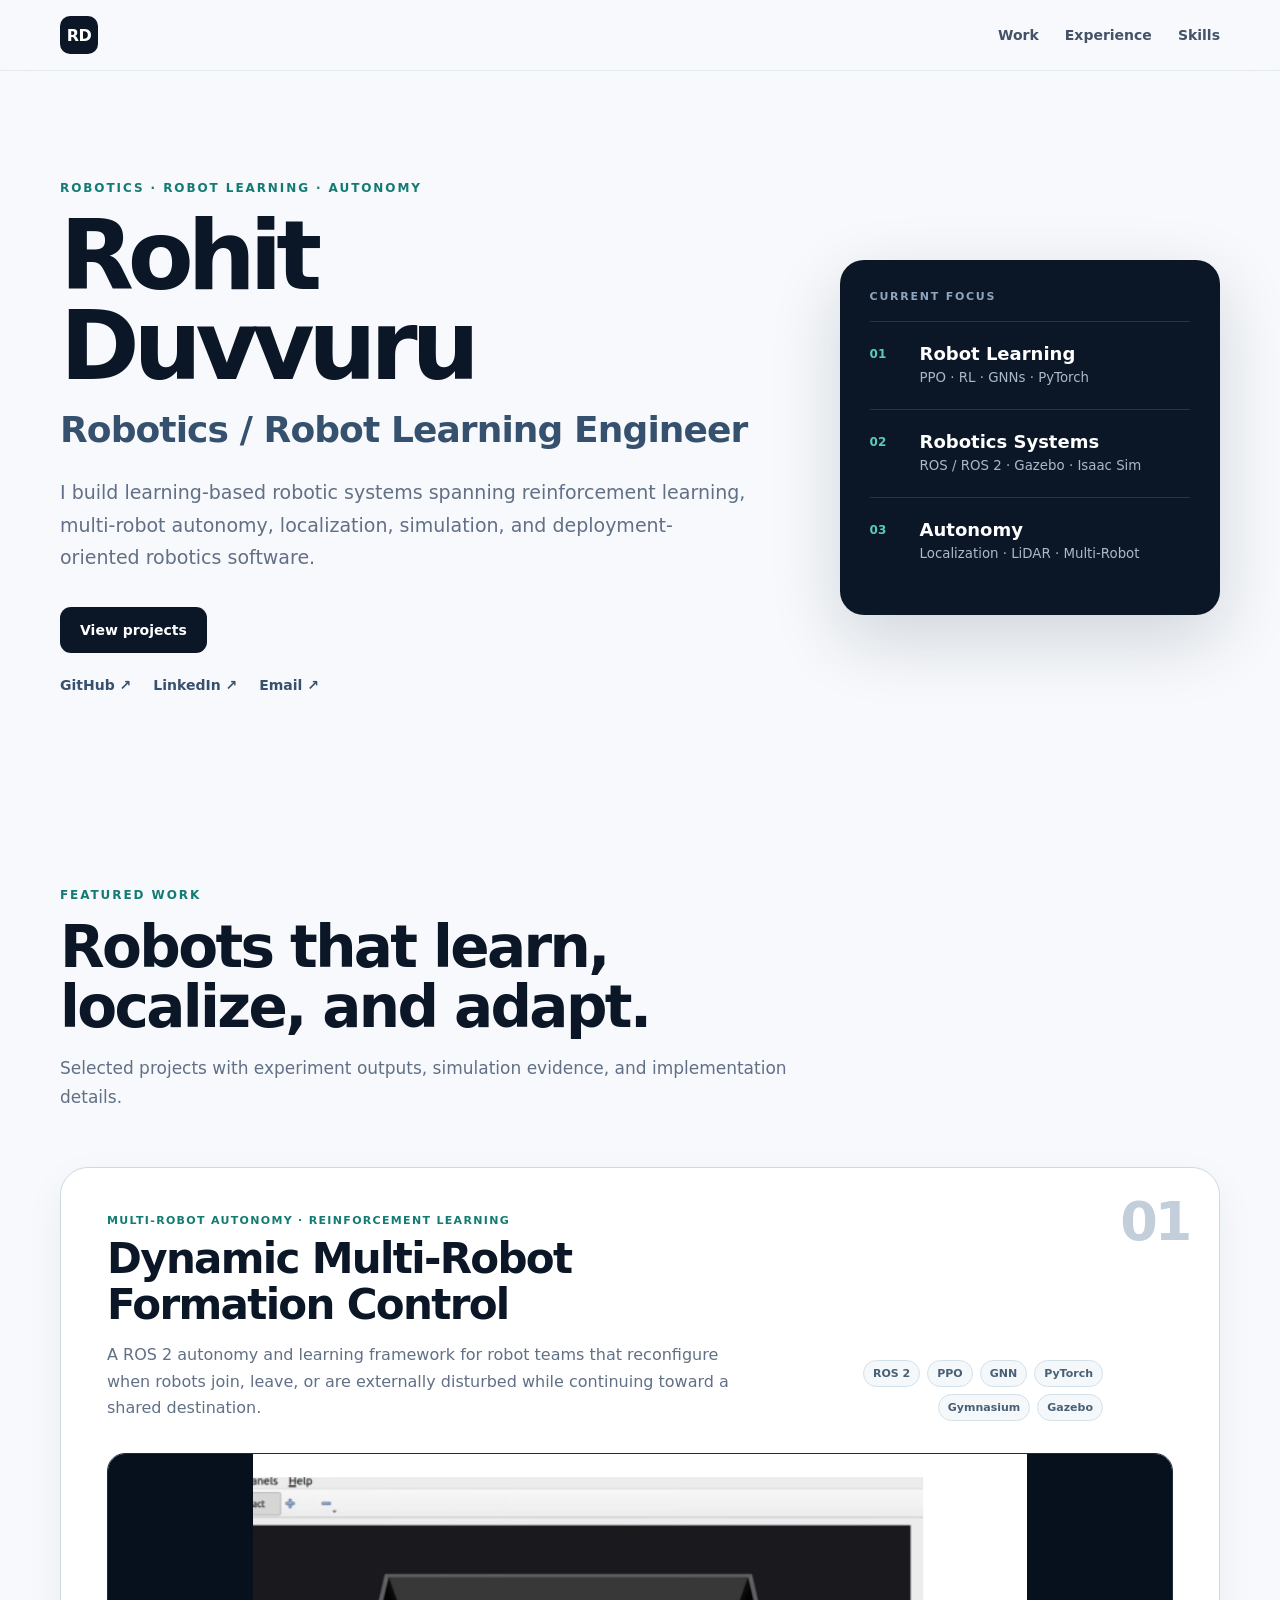
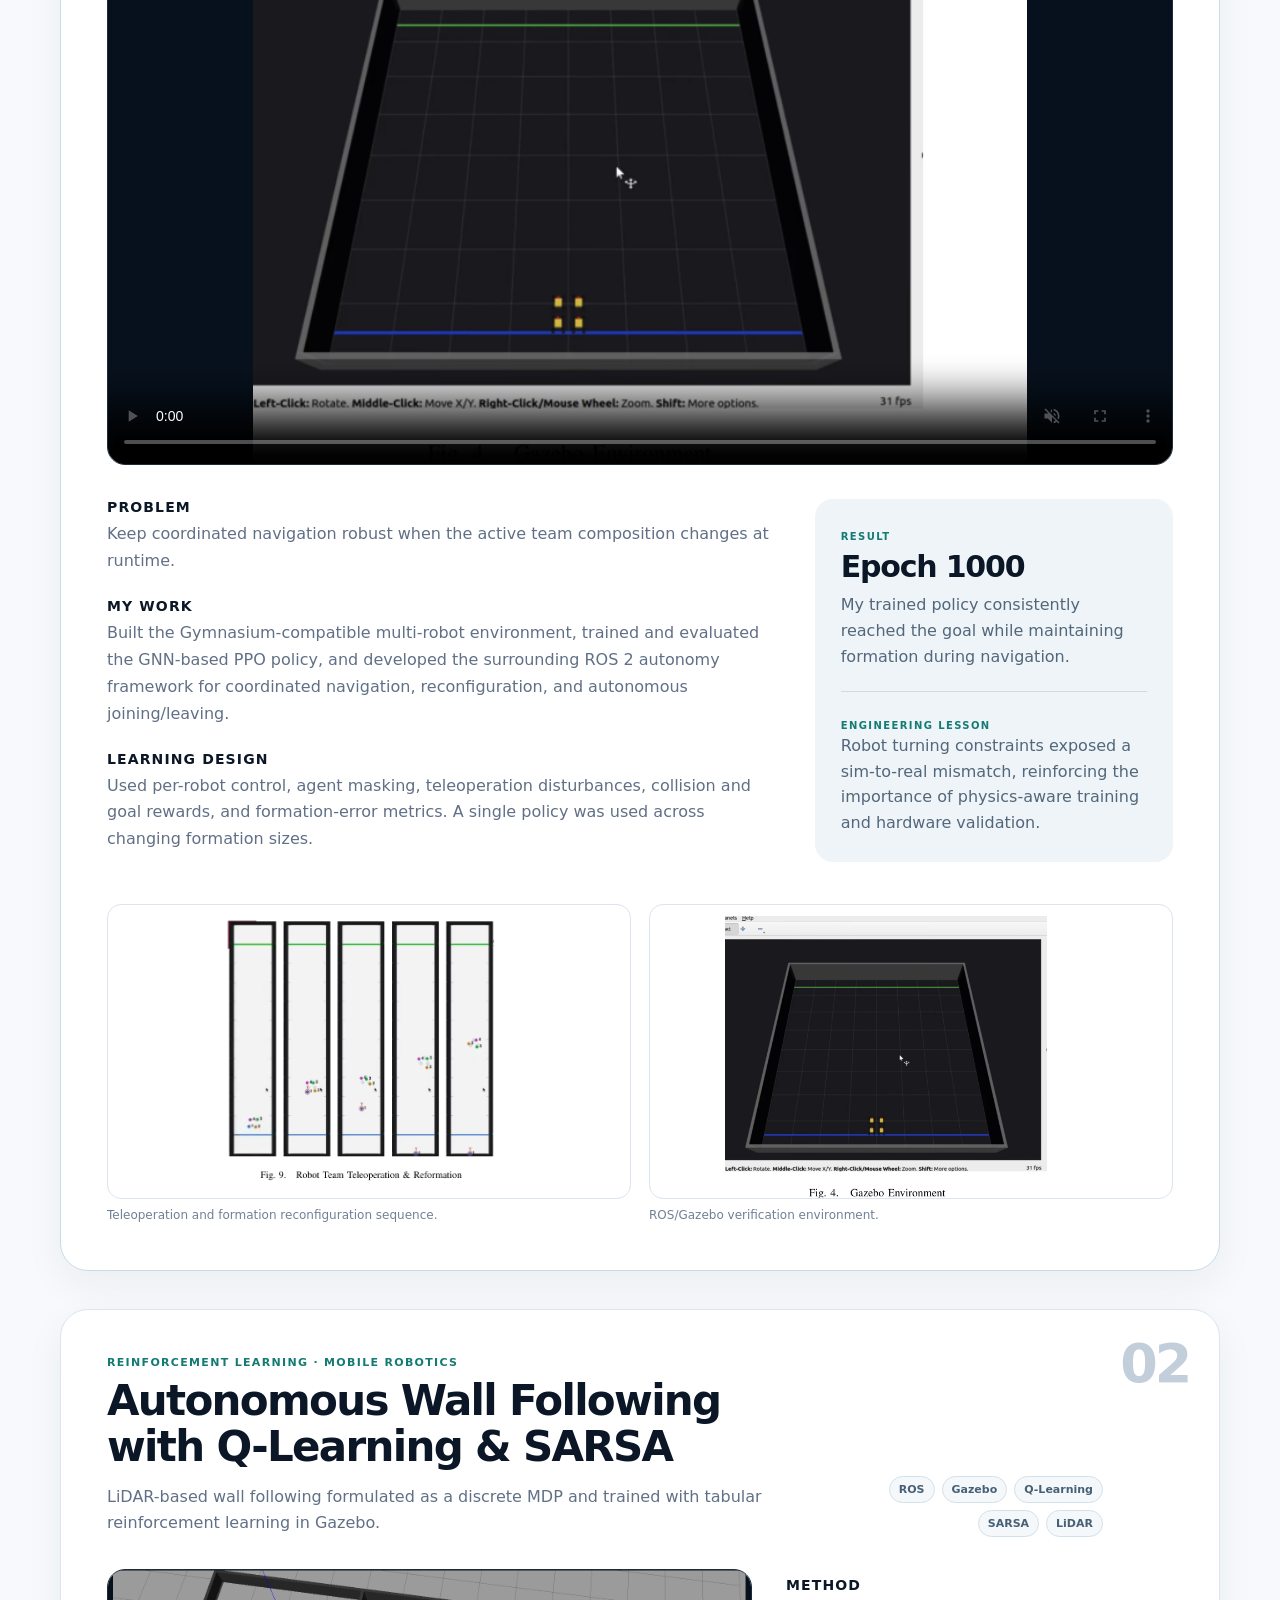
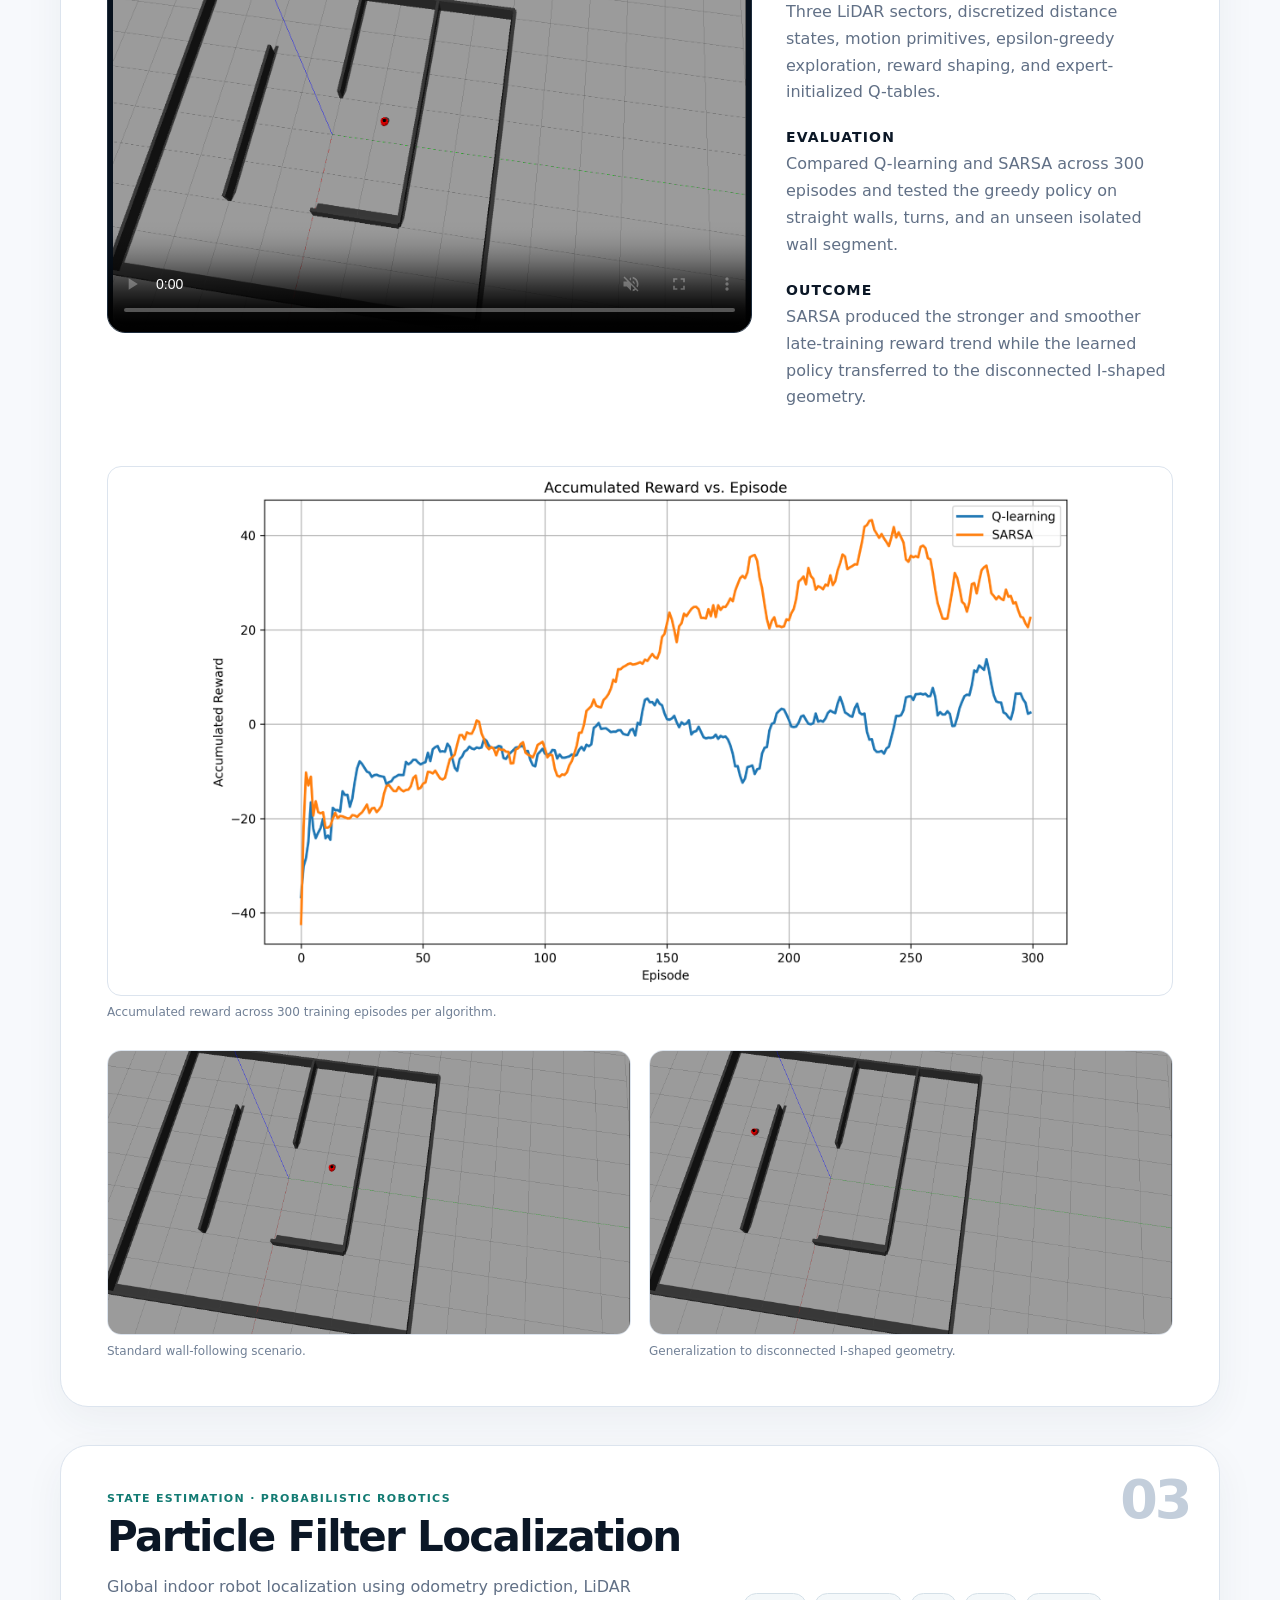
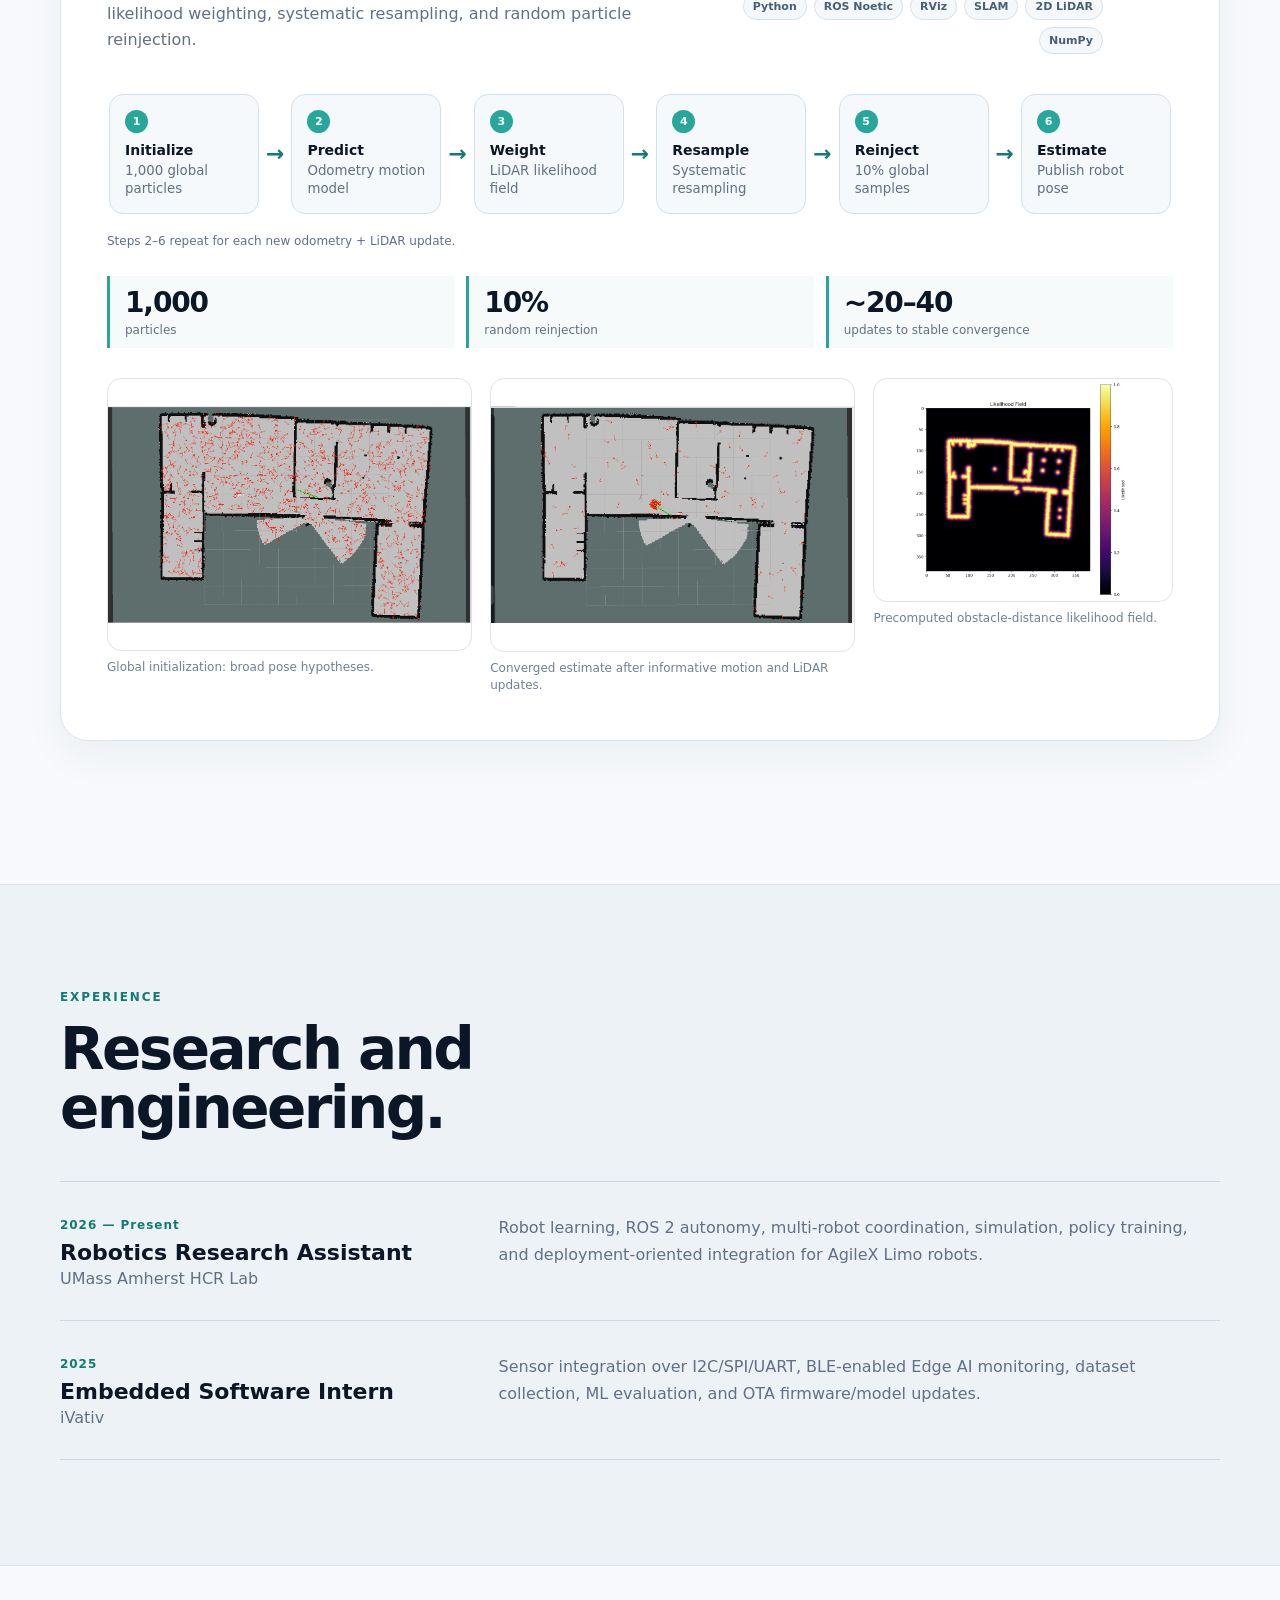
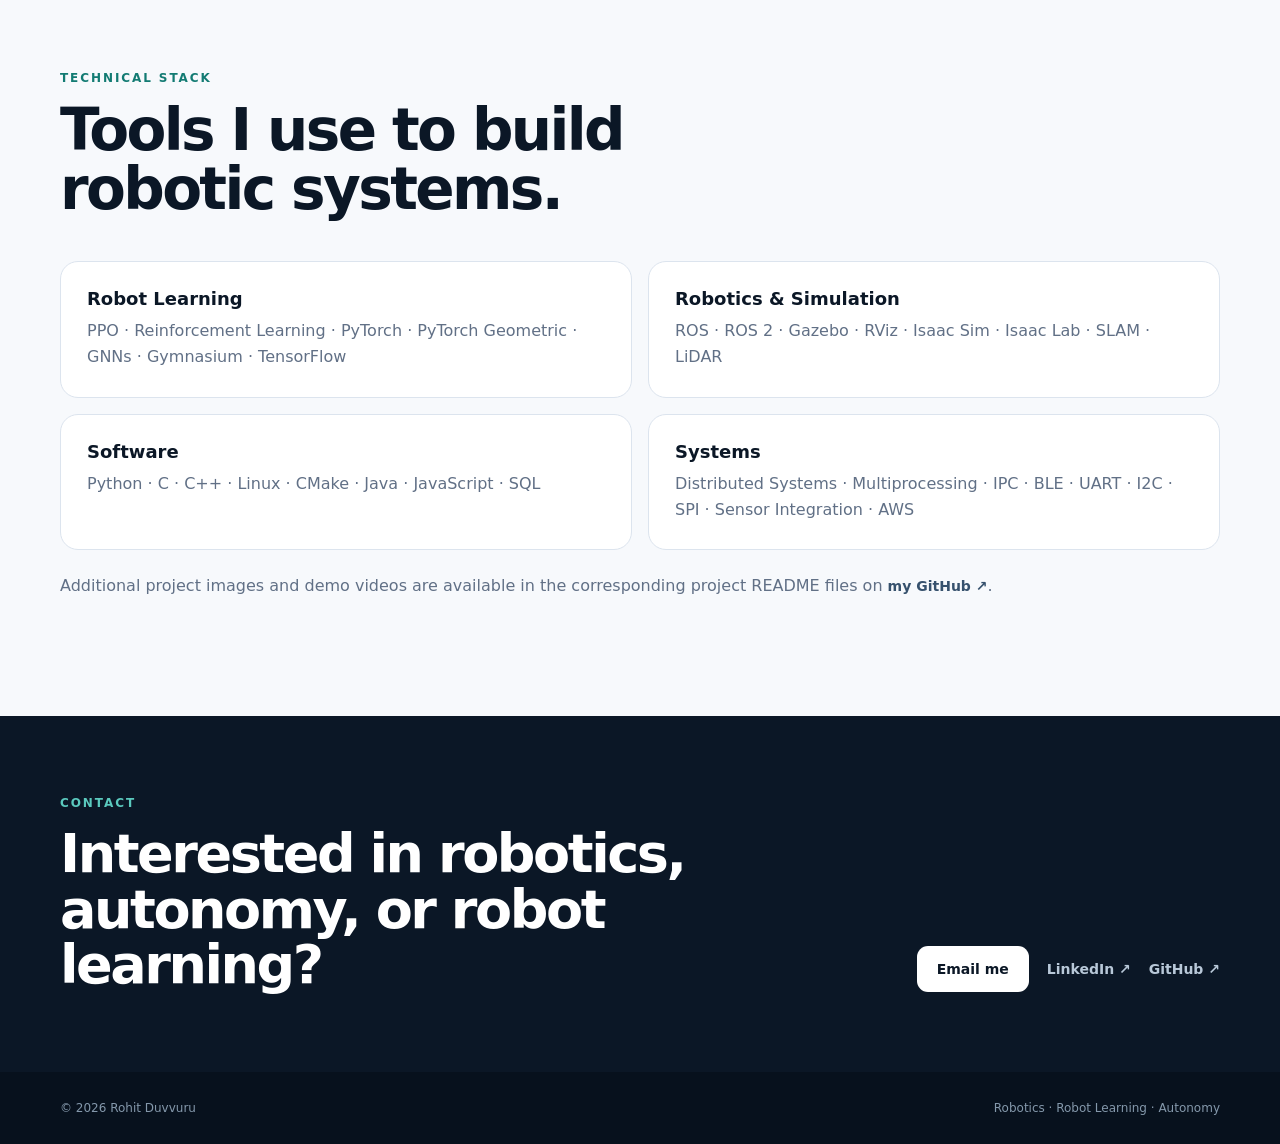
<file: index.html>
<!doctype html>
<html lang="en">
<head>
  <meta charset="UTF-8" />
  <meta name="viewport" content="width=device-width, initial-scale=1.0" />
  <meta name="description" content="Rohit Duvvuru — robotics and robot learning portfolio featuring reinforcement learning, multi-robot autonomy, localization, ROS, and simulation." />
  <meta name="theme-color" content="#0b1726" />
  <title>Rohit Duvvuru | Robotics & Robot Learning</title>
  <link rel="stylesheet" href="styles.css" />
</head>
<body>
  <header class="nav-shell">
    <nav class="nav container" aria-label="Primary navigation">
      <a class="brand" href="#top">RD</a>
      <div class="nav-links">
        <a href="#work">Work</a><a href="#experience">Experience</a><a href="#skills">Skills</a>
      </div>
    </nav>
  </header>

  <main id="top">
    <section class="hero container">
      <div class="hero-copy">
        <p class="eyebrow">ROBOTICS · ROBOT LEARNING · AUTONOMY</p>
        <h1>Rohit Duvvuru</h1>
        <p class="hero-title">Robotics / Robot Learning Engineer</p>
        <p class="hero-lede">I build learning-based robotic systems spanning reinforcement learning, multi-robot autonomy, localization, simulation, and deployment-oriented robotics software.</p>
        <div class="hero-actions"><a class="button primary" href="#work">View projects</a></div>
        <div class="social-row">
          <a class="text-link" href="https://github.com/rohitduvvuru" target="_blank" rel="noreferrer">GitHub ↗</a>
          <a class="text-link" href="https://www.linkedin.com/in/rohit-duvvuru-computer-scientist/" target="_blank" rel="noreferrer">LinkedIn ↗</a>
          <a class="text-link" href="mailto:roduvvuru@gmail.com">Email ↗</a>
        </div>
      </div>
      <div class="hero-panel" aria-label="Focus areas">
        <p class="panel-label">CURRENT FOCUS</p>
        <div class="focus-item"><span>01</span><strong>Robot Learning</strong><small>PPO · RL · GNNs · PyTorch</small></div>
        <div class="focus-item"><span>02</span><strong>Robotics Systems</strong><small>ROS / ROS 2 · Gazebo · Isaac Sim</small></div>
        <div class="focus-item"><span>03</span><strong>Autonomy</strong><small>Localization · LiDAR · Multi-Robot</small></div>
      </div>
    </section>

    <section id="work" class="section container">
      <div class="section-heading"><p class="eyebrow">FEATURED WORK</p><h2>Robots that learn, localize, and adapt.</h2><p>Selected projects with experiment outputs, simulation evidence, and implementation details.</p></div>

      <article class="project flagship">
        <div class="project-number">01</div>
        <div class="project-head">
          <div><p class="project-kicker">MULTI-ROBOT AUTONOMY · REINFORCEMENT LEARNING</p><h3>Dynamic Multi-Robot Formation Control</h3><p class="project-summary">A ROS 2 autonomy and learning framework for robot teams that reconfigure when robots join, leave, or are externally disturbed while continuing toward a shared destination.</p></div>
          <div class="tech-row"><span class="tech">ROS 2</span><span class="tech">PPO</span><span class="tech">GNN</span><span class="tech">PyTorch</span><span class="tech">Gymnasium</span><span class="tech">Gazebo</span></div>
        </div>
        <div class="video-frame"><video controls muted playsinline preload="metadata" poster="assets/images/multi_robot_gazebo.png"><source src="assets/videos/multi_robot_demo.mp4" type="video/mp4" /></video></div>
        <div class="project-grid">
          <div class="project-copy">
            <h4>Problem</h4><p>Keep coordinated navigation robust when the active team composition changes at runtime.</p>
            <h4>My work</h4><p>Built the Gymnasium-compatible multi-robot environment, trained and evaluated the GNN-based PPO policy, and developed the surrounding ROS 2 autonomy framework for coordinated navigation, reconfiguration, and autonomous joining/leaving.</p>
            <h4>Learning design</h4><p>Used per-robot control, agent masking, teleoperation disturbances, collision and goal rewards, and formation-error metrics. A single policy was used across changing formation sizes.</p>
          </div>
          <div class="result-card"><span class="result-label">RESULT</span><strong>Epoch 1000</strong><p>My trained policy consistently reached the goal while maintaining formation during navigation.</p><div class="divider"></div><span class="result-label">ENGINEERING LESSON</span><p>Robot turning constraints exposed a sim-to-real mismatch, reinforcing the importance of physics-aware training and hardware validation.</p></div>
        </div>
        <div class="image-pair">
          <figure><img loading="lazy" src="assets/images/multi_robot_reformation.png" alt="Robot team teleoperation and reformation sequence" /><figcaption>Teleoperation and formation reconfiguration sequence.</figcaption></figure>
          <figure><img loading="lazy" src="assets/images/multi_robot_gazebo.png" alt="Gazebo environment used for multi-robot verification" /><figcaption>ROS/Gazebo verification environment.</figcaption></figure>
        </div>
      </article>

      <article class="project">
        <div class="project-number">02</div>
        <div class="project-head">
          <div><p class="project-kicker">REINFORCEMENT LEARNING · MOBILE ROBOTICS</p><h3>Autonomous Wall Following with Q-Learning &amp; SARSA</h3><p class="project-summary">LiDAR-based wall following formulated as a discrete MDP and trained with tabular reinforcement learning in Gazebo.</p></div>
          <div class="tech-row"><span class="tech">ROS</span><span class="tech">Gazebo</span><span class="tech">Q-Learning</span><span class="tech">SARSA</span><span class="tech">LiDAR</span></div>
        </div>
        <div class="split-media">
          <div class="video-frame compact"><video controls muted playsinline preload="metadata" poster="assets/images/wall_straight.png"><source src="assets/videos/wall_following_demo.mp4" type="video/mp4" /></video></div>
          <div class="project-copy compact-copy"><h4>Method</h4><p>Three LiDAR sectors, discretized distance states, motion primitives, epsilon-greedy exploration, reward shaping, and expert-initialized Q-tables.</p><h4>Evaluation</h4><p>Compared Q-learning and SARSA across 300 episodes and tested the greedy policy on straight walls, turns, and an unseen isolated wall segment.</p><h4>Outcome</h4><p>SARSA produced the stronger and smoother late-training reward trend while the learned policy transferred to the disconnected I-shaped geometry.</p></div>
        </div>
        <figure class="wide-figure"><img loading="lazy" src="assets/images/wall_reward_curve.png" alt="Accumulated reward versus episode for Q-learning and SARSA" /><figcaption>Accumulated reward across 300 training episodes per algorithm.</figcaption></figure>
        <div class="image-pair small"><figure><img loading="lazy" src="assets/images/wall_straight.png" alt="Robot following a wall in Gazebo" /><figcaption>Standard wall-following scenario.</figcaption></figure><figure><img loading="lazy" src="assets/images/wall_ibeam.png" alt="Robot generalizing to an I-shaped wall in Gazebo" /><figcaption>Generalization to disconnected I-shaped geometry.</figcaption></figure></div>
      </article>

      <article class="project">
        <div class="project-number">03</div>
        <div class="project-head">
          <div><p class="project-kicker">STATE ESTIMATION · PROBABILISTIC ROBOTICS</p><h3>Particle Filter Localization</h3><p class="project-summary">Global indoor robot localization using odometry prediction, LiDAR likelihood weighting, systematic resampling, and random particle reinjection.</p></div>
          <div class="tech-row"><span class="tech">Python</span><span class="tech">ROS Noetic</span><span class="tech">RViz</span><span class="tech">SLAM</span><span class="tech">2D LiDAR</span><span class="tech">NumPy</span></div>
        </div>
        <div class="pipeline" aria-label="Particle filter localization pipeline">
          <div class="pipe-step"><span>1</span><strong>Initialize</strong><small>1,000 global particles</small></div><div class="pipe-arrow">→</div>
          <div class="pipe-step"><span>2</span><strong>Predict</strong><small>Odometry motion model</small></div><div class="pipe-arrow">→</div>
          <div class="pipe-step"><span>3</span><strong>Weight</strong><small>LiDAR likelihood field</small></div><div class="pipe-arrow">→</div>
          <div class="pipe-step"><span>4</span><strong>Resample</strong><small>Systematic resampling</small></div><div class="pipe-arrow">→</div>
          <div class="pipe-step"><span>5</span><strong>Reinject</strong><small>10% global samples</small></div><div class="pipe-arrow">→</div>
          <div class="pipe-step"><span>6</span><strong>Estimate</strong><small>Publish robot pose</small></div>
        </div>
        <p class="pipeline-note">Steps 2–6 repeat for each new odometry + LiDAR update.</p>
        <div class="metric-row"><div><strong>1,000</strong><span>particles</span></div><div><strong>10%</strong><span>random reinjection</span></div><div><strong>~20–40</strong><span>updates to stable convergence</span></div></div>
        <div class="localization-grid"><figure><img loading="lazy" src="assets/images/localization_initial.png" alt="Initial global particle cloud in RViz" /><figcaption>Global initialization: broad pose hypotheses.</figcaption></figure><figure><img loading="lazy" src="assets/images/localization_converged.png" alt="Converged particle filter pose in RViz" /><figcaption>Converged estimate after informative motion and LiDAR updates.</figcaption></figure><figure><img loading="lazy" src="assets/images/localization_likelihood.png" alt="Precomputed likelihood field for particle filter measurement scoring" /><figcaption>Precomputed obstacle-distance likelihood field.</figcaption></figure></div>
      </article>
    </section>

    <section id="experience" class="section muted-section"><div class="container"><div class="section-heading compact-heading"><p class="eyebrow">EXPERIENCE</p><h2>Research and engineering.</h2></div><div class="timeline"><div class="timeline-item"><div><span>2026 — Present</span><h3>Robotics Research Assistant</h3><p>UMass Amherst HCR Lab</p></div><p>Robot learning, ROS 2 autonomy, multi-robot coordination, simulation, policy training, and deployment-oriented integration for AgileX Limo robots.</p></div><div class="timeline-item"><div><span>2025</span><h3>Embedded Software Intern</h3><p>iVativ</p></div><p>Sensor integration over I2C/SPI/UART, BLE-enabled Edge AI monitoring, dataset collection, ML evaluation, and OTA firmware/model updates.</p></div></div></div></section>

    <section id="skills" class="section container"><div class="section-heading compact-heading"><p class="eyebrow">TECHNICAL STACK</p><h2>Tools I use to build robotic systems.</h2></div><div class="skills-grid"><div class="skill-card"><h3>Robot Learning</h3><p>PPO · Reinforcement Learning · PyTorch · PyTorch Geometric · GNNs · Gymnasium · TensorFlow</p></div><div class="skill-card"><h3>Robotics &amp; Simulation</h3><p>ROS · ROS 2 · Gazebo · RViz · Isaac Sim · Isaac Lab · SLAM · LiDAR</p></div><div class="skill-card"><h3>Software</h3><p>Python · C · C++ · Linux · CMake · Java · JavaScript · SQL</p></div><div class="skill-card"><h3>Systems</h3><p>Distributed Systems · Multiprocessing · IPC · BLE · UART · I2C · SPI · Sensor Integration · AWS</p></div></div><p class="github-note">Additional project images and demo videos are available in the corresponding project README files on <a class="text-link" href="https://github.com/rohitduvvuru" target="_blank" rel="noreferrer">my GitHub ↗</a>.</p></section>

    <section class="contact-section"><div class="container contact-inner"><div><p class="eyebrow">CONTACT</p><h2>Interested in robotics, autonomy, or robot learning?</h2></div><div class="contact-links"><a class="button primary light" href="mailto:roduvvuru@gmail.com">Email me</a><a class="text-link" href="https://www.linkedin.com/in/rohit-duvvuru-computer-scientist/" target="_blank" rel="noreferrer">LinkedIn ↗</a><a class="text-link" href="https://github.com/rohitduvvuru" target="_blank" rel="noreferrer">GitHub ↗</a></div></div></section>
  </main>
  <footer><div class="container footer-inner"><span>© 2026 Rohit Duvvuru</span><span>Robotics · Robot Learning · Autonomy</span></div></footer>
</body>
</html>
</file>
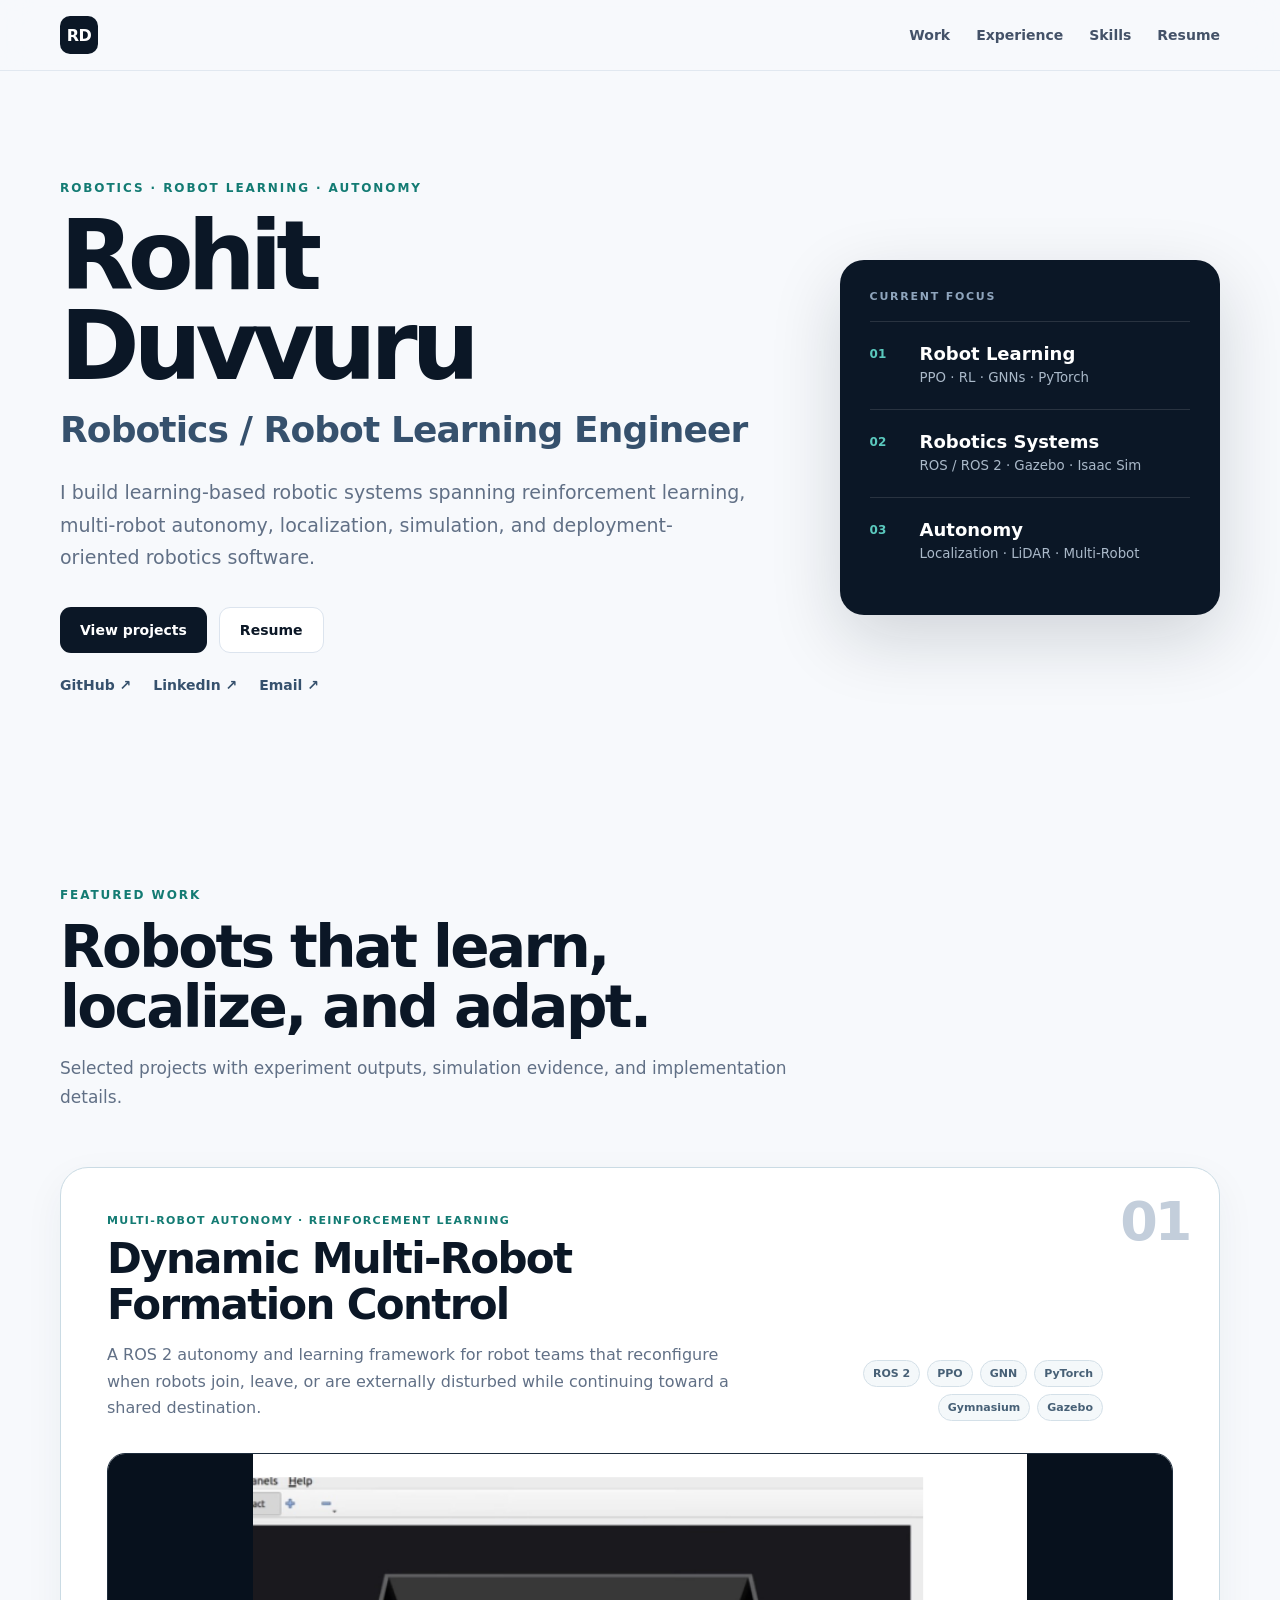
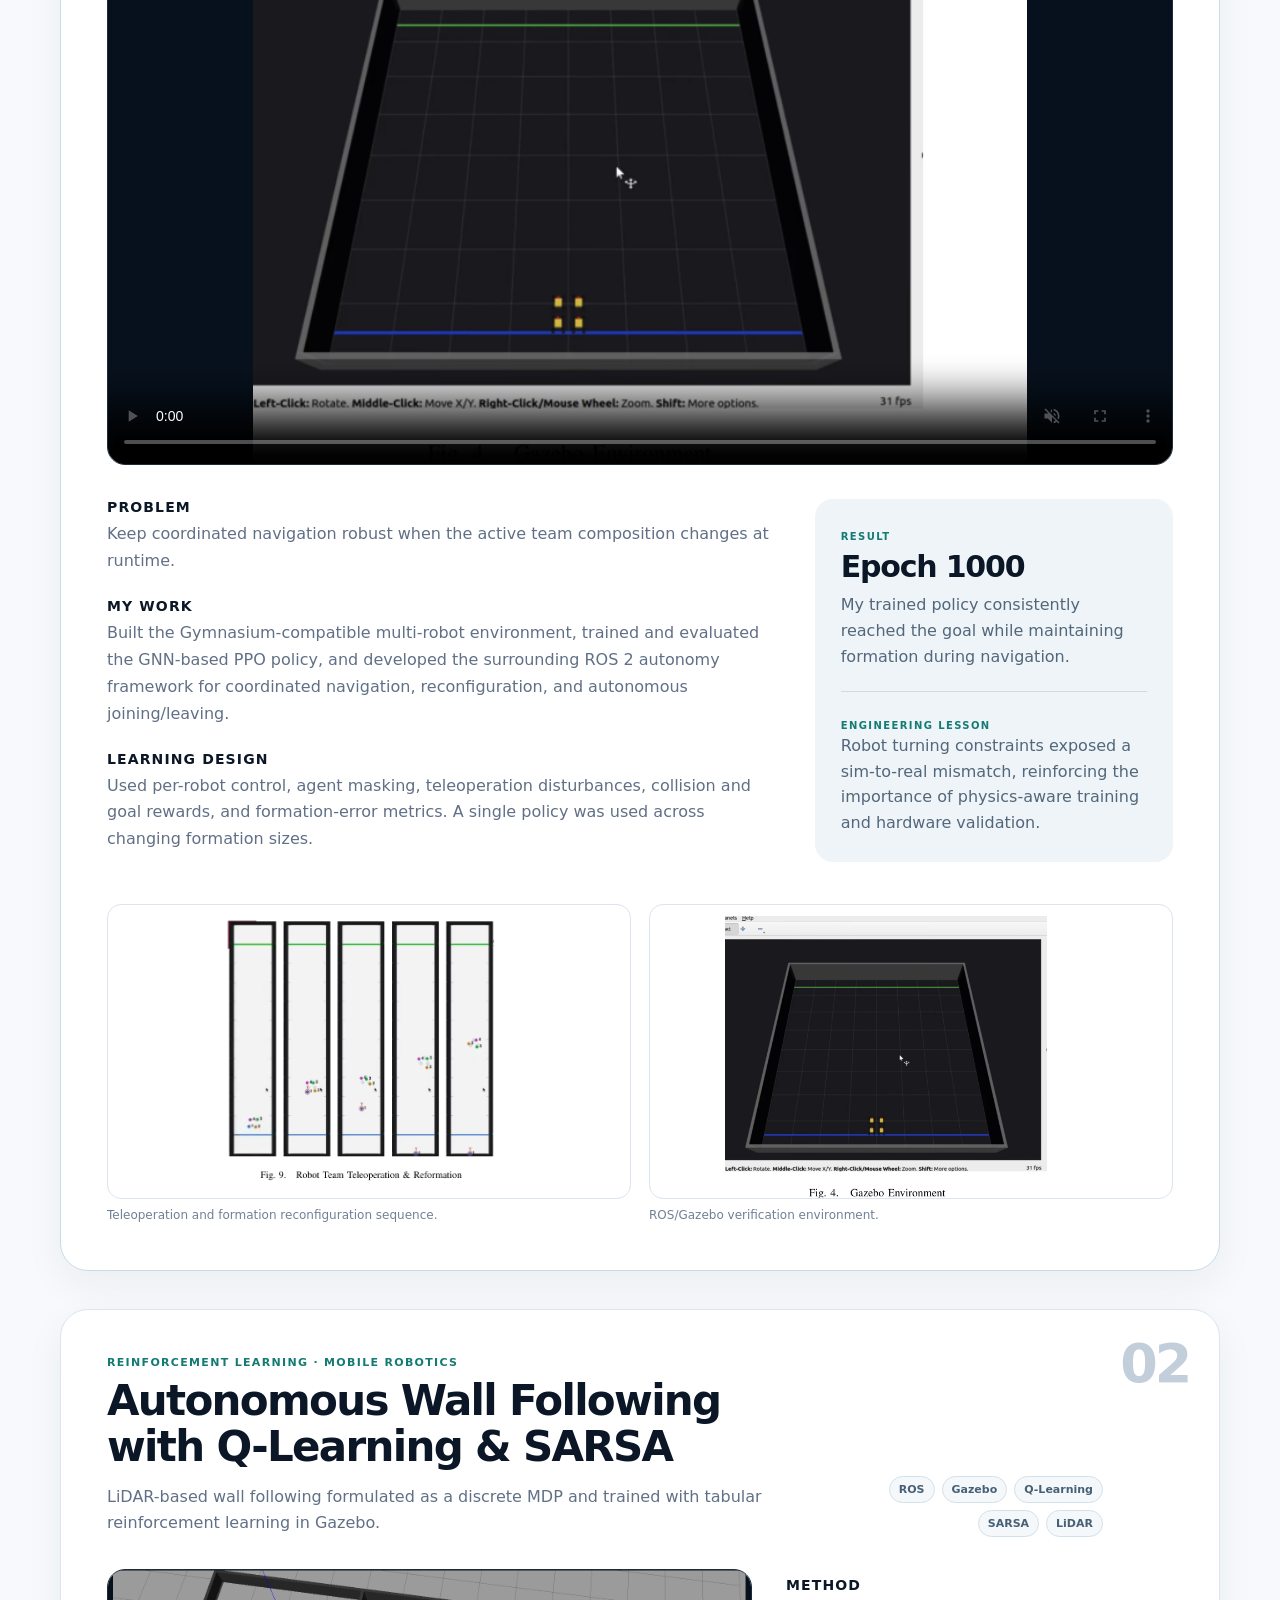
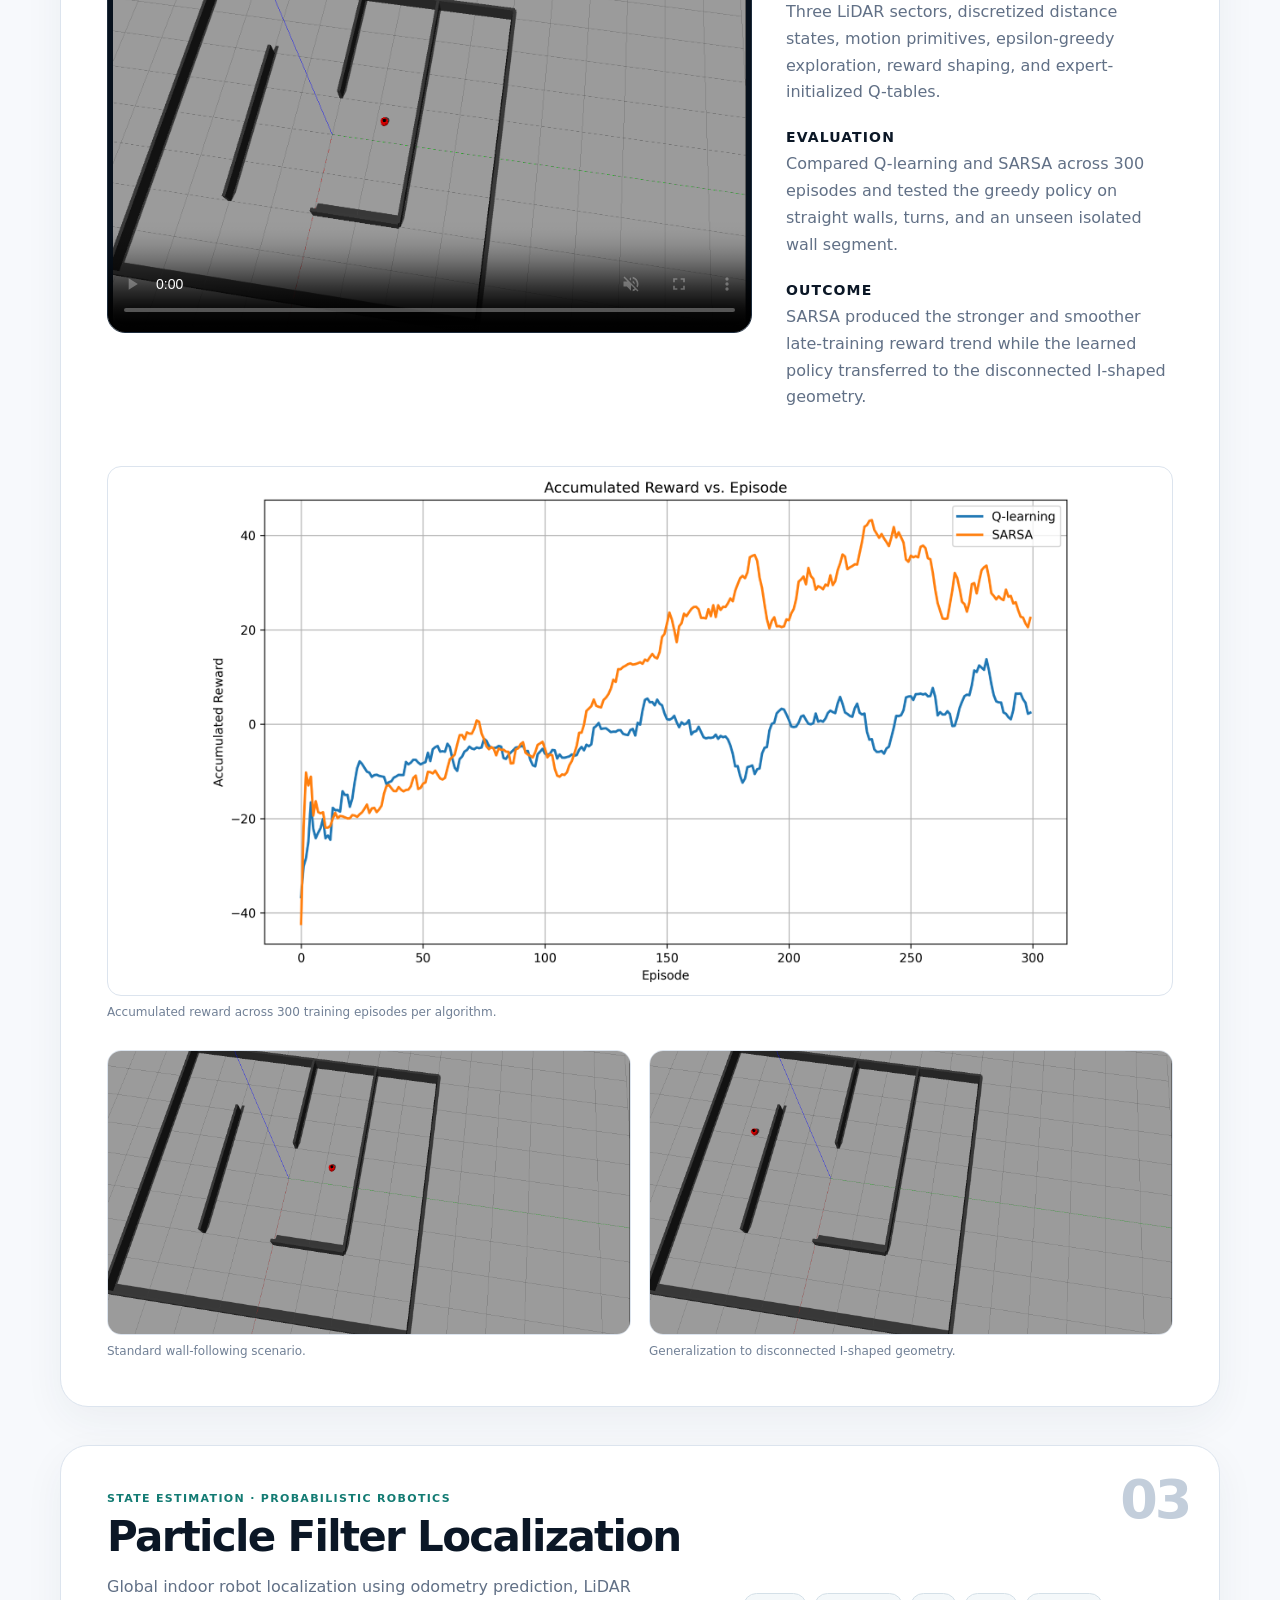
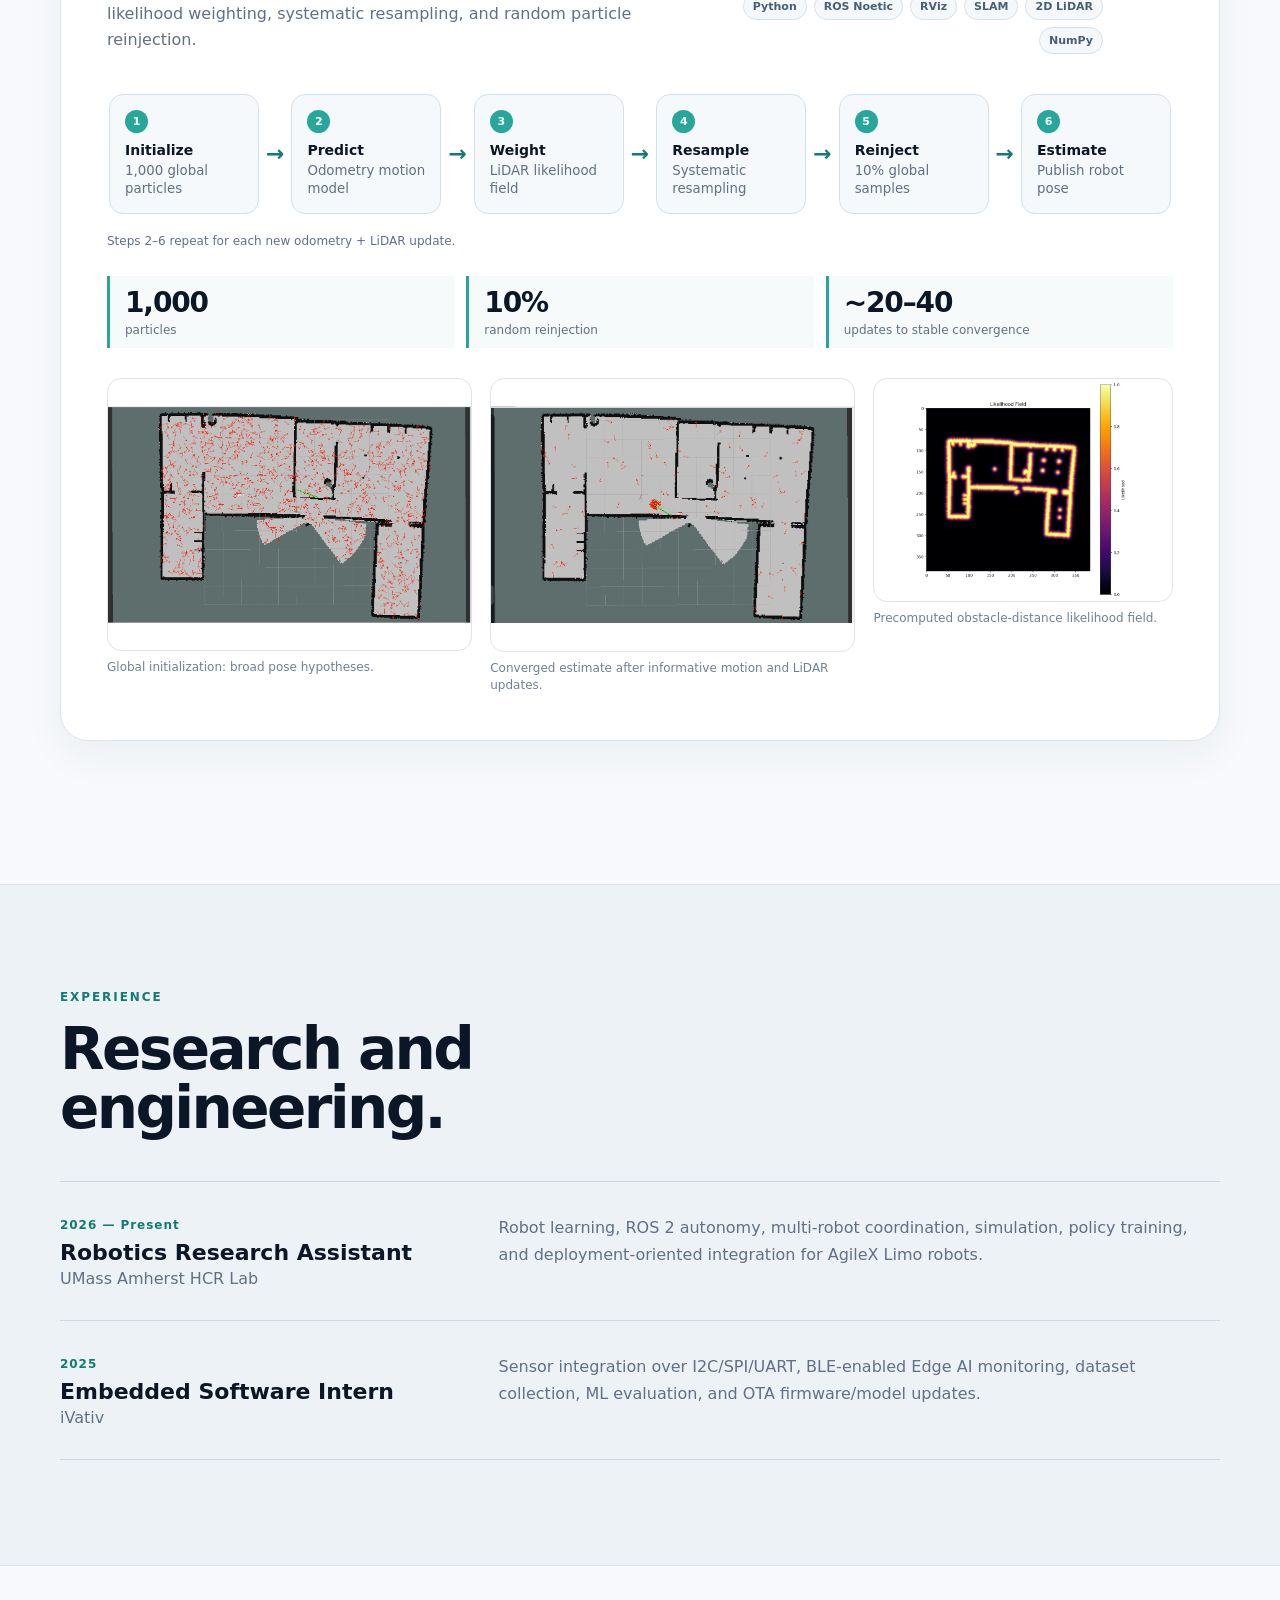
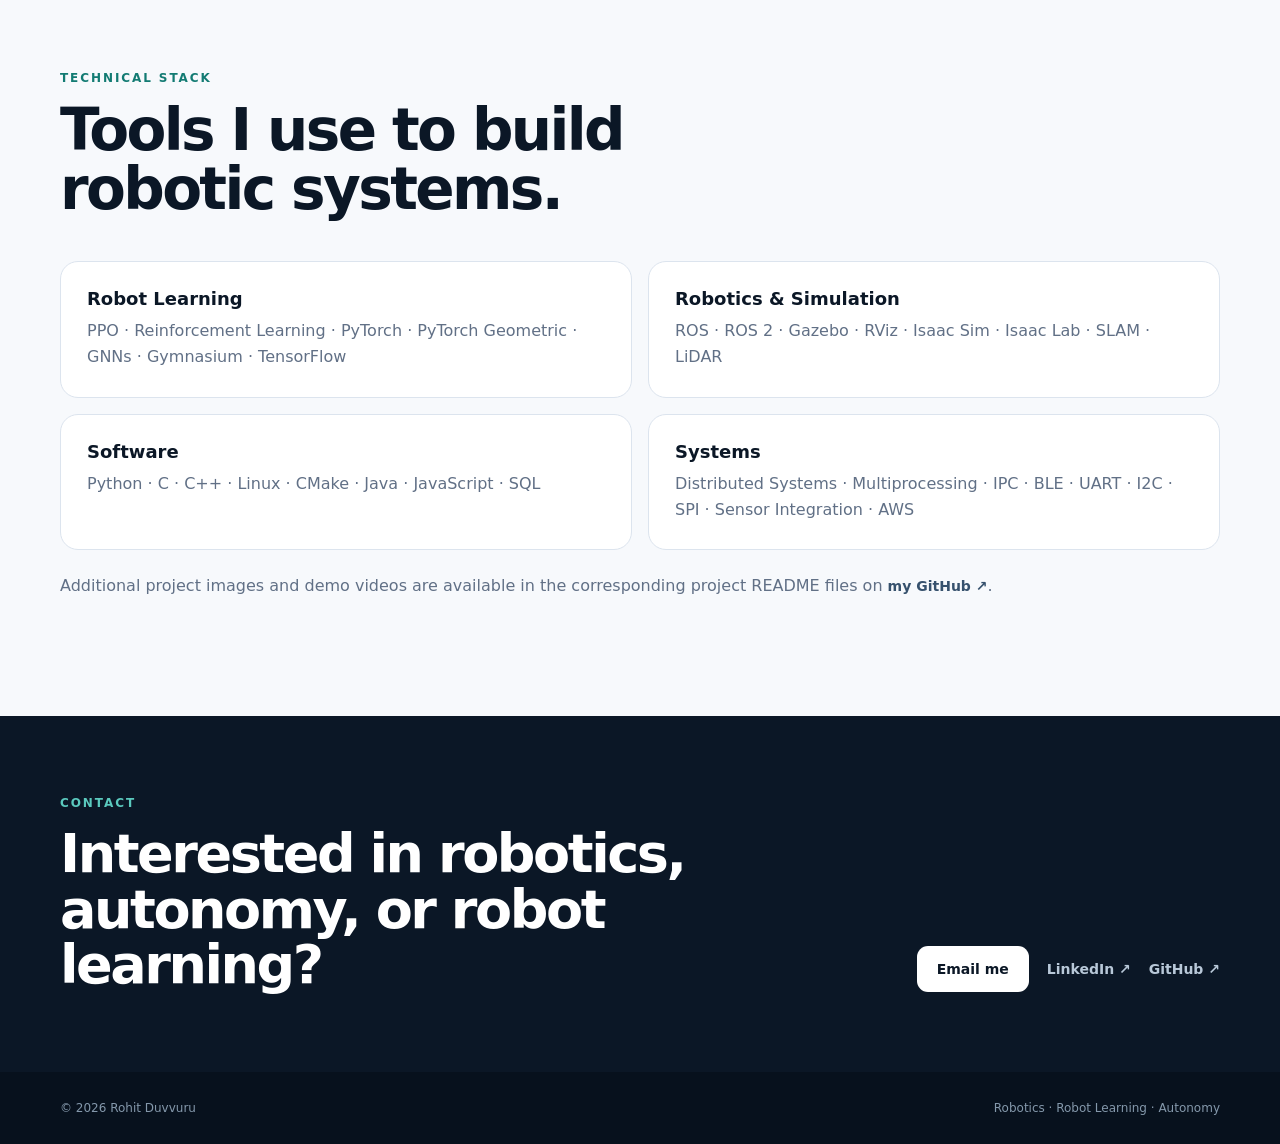
<file: rohit_robotics_portfolio_site/index.html>
<!doctype html>
<html lang="en">
<head>
  <meta charset="UTF-8" />
  <meta name="viewport" content="width=device-width, initial-scale=1.0" />
  <meta name="description" content="Rohit Duvvuru — robotics and robot learning portfolio featuring reinforcement learning, multi-robot autonomy, localization, ROS, and simulation." />
  <meta name="theme-color" content="#0b1726" />
  <title>Rohit Duvvuru | Robotics & Robot Learning</title>
  <link rel="stylesheet" href="styles.css" />
</head>
<body>
  <header class="nav-shell">
    <nav class="nav container" aria-label="Primary navigation">
      <a class="brand" href="#top">RD</a>
      <div class="nav-links">
        <a href="#work">Work</a><a href="#experience">Experience</a><a href="#skills">Skills</a>
        <a href="assets/docs/Rohit_Duvvuru_Resume.pdf" target="_blank" rel="noreferrer">Resume</a>
      </div>
    </nav>
  </header>

  <main id="top">
    <section class="hero container">
      <div class="hero-copy">
        <p class="eyebrow">ROBOTICS · ROBOT LEARNING · AUTONOMY</p>
        <h1>Rohit Duvvuru</h1>
        <p class="hero-title">Robotics / Robot Learning Engineer</p>
        <p class="hero-lede">I build learning-based robotic systems spanning reinforcement learning, multi-robot autonomy, localization, simulation, and deployment-oriented robotics software.</p>
        <div class="hero-actions"><a class="button primary" href="#work">View projects</a><a class="button secondary" href="assets/docs/Rohit_Duvvuru_Resume.pdf" target="_blank" rel="noreferrer">Resume</a></div>
        <div class="social-row">
          <a class="text-link" href="https://github.com/rohitduvvuru" target="_blank" rel="noreferrer">GitHub ↗</a>
          <a class="text-link" href="https://www.linkedin.com/in/rohit-duvvuru-computer-scientist/" target="_blank" rel="noreferrer">LinkedIn ↗</a>
          <a class="text-link" href="mailto:roduvvuru@gmail.com">Email ↗</a>
        </div>
      </div>
      <div class="hero-panel" aria-label="Focus areas">
        <p class="panel-label">CURRENT FOCUS</p>
        <div class="focus-item"><span>01</span><strong>Robot Learning</strong><small>PPO · RL · GNNs · PyTorch</small></div>
        <div class="focus-item"><span>02</span><strong>Robotics Systems</strong><small>ROS / ROS 2 · Gazebo · Isaac Sim</small></div>
        <div class="focus-item"><span>03</span><strong>Autonomy</strong><small>Localization · LiDAR · Multi-Robot</small></div>
      </div>
    </section>

    <section id="work" class="section container">
      <div class="section-heading"><p class="eyebrow">FEATURED WORK</p><h2>Robots that learn, localize, and adapt.</h2><p>Selected projects with experiment outputs, simulation evidence, and implementation details.</p></div>

      <article class="project flagship">
        <div class="project-number">01</div>
        <div class="project-head">
          <div><p class="project-kicker">MULTI-ROBOT AUTONOMY · REINFORCEMENT LEARNING</p><h3>Dynamic Multi-Robot Formation Control</h3><p class="project-summary">A ROS 2 autonomy and learning framework for robot teams that reconfigure when robots join, leave, or are externally disturbed while continuing toward a shared destination.</p></div>
          <div class="tech-row"><span class="tech">ROS 2</span><span class="tech">PPO</span><span class="tech">GNN</span><span class="tech">PyTorch</span><span class="tech">Gymnasium</span><span class="tech">Gazebo</span></div>
        </div>
        <div class="video-frame"><video controls muted playsinline preload="metadata" poster="assets/images/multi_robot_gazebo.png"><source src="assets/videos/multi_robot_demo.mp4" type="video/mp4" /></video></div>
        <div class="project-grid">
          <div class="project-copy">
            <h4>Problem</h4><p>Keep coordinated navigation robust when the active team composition changes at runtime.</p>
            <h4>My work</h4><p>Built the Gymnasium-compatible multi-robot environment, trained and evaluated the GNN-based PPO policy, and developed the surrounding ROS 2 autonomy framework for coordinated navigation, reconfiguration, and autonomous joining/leaving.</p>
            <h4>Learning design</h4><p>Used per-robot control, agent masking, teleoperation disturbances, collision and goal rewards, and formation-error metrics. A single policy was used across changing formation sizes.</p>
          </div>
          <div class="result-card"><span class="result-label">RESULT</span><strong>Epoch 1000</strong><p>My trained policy consistently reached the goal while maintaining formation during navigation.</p><div class="divider"></div><span class="result-label">ENGINEERING LESSON</span><p>Robot turning constraints exposed a sim-to-real mismatch, reinforcing the importance of physics-aware training and hardware validation.</p></div>
        </div>
        <div class="image-pair">
          <figure><img loading="lazy" src="assets/images/multi_robot_reformation.png" alt="Robot team teleoperation and reformation sequence" /><figcaption>Teleoperation and formation reconfiguration sequence.</figcaption></figure>
          <figure><img loading="lazy" src="assets/images/multi_robot_gazebo.png" alt="Gazebo environment used for multi-robot verification" /><figcaption>ROS/Gazebo verification environment.</figcaption></figure>
        </div>
      </article>

      <article class="project">
        <div class="project-number">02</div>
        <div class="project-head">
          <div><p class="project-kicker">REINFORCEMENT LEARNING · MOBILE ROBOTICS</p><h3>Autonomous Wall Following with Q-Learning &amp; SARSA</h3><p class="project-summary">LiDAR-based wall following formulated as a discrete MDP and trained with tabular reinforcement learning in Gazebo.</p></div>
          <div class="tech-row"><span class="tech">ROS</span><span class="tech">Gazebo</span><span class="tech">Q-Learning</span><span class="tech">SARSA</span><span class="tech">LiDAR</span></div>
        </div>
        <div class="split-media">
          <div class="video-frame compact"><video controls muted playsinline preload="metadata" poster="assets/images/wall_straight.png"><source src="assets/videos/wall_following_demo.mp4" type="video/mp4" /></video></div>
          <div class="project-copy compact-copy"><h4>Method</h4><p>Three LiDAR sectors, discretized distance states, motion primitives, epsilon-greedy exploration, reward shaping, and expert-initialized Q-tables.</p><h4>Evaluation</h4><p>Compared Q-learning and SARSA across 300 episodes and tested the greedy policy on straight walls, turns, and an unseen isolated wall segment.</p><h4>Outcome</h4><p>SARSA produced the stronger and smoother late-training reward trend while the learned policy transferred to the disconnected I-shaped geometry.</p></div>
        </div>
        <figure class="wide-figure"><img loading="lazy" src="assets/images/wall_reward_curve.png" alt="Accumulated reward versus episode for Q-learning and SARSA" /><figcaption>Accumulated reward across 300 training episodes per algorithm.</figcaption></figure>
        <div class="image-pair small"><figure><img loading="lazy" src="assets/images/wall_straight.png" alt="Robot following a wall in Gazebo" /><figcaption>Standard wall-following scenario.</figcaption></figure><figure><img loading="lazy" src="assets/images/wall_ibeam.png" alt="Robot generalizing to an I-shaped wall in Gazebo" /><figcaption>Generalization to disconnected I-shaped geometry.</figcaption></figure></div>
      </article>

      <article class="project">
        <div class="project-number">03</div>
        <div class="project-head">
          <div><p class="project-kicker">STATE ESTIMATION · PROBABILISTIC ROBOTICS</p><h3>Particle Filter Localization</h3><p class="project-summary">Global indoor robot localization using odometry prediction, LiDAR likelihood weighting, systematic resampling, and random particle reinjection.</p></div>
          <div class="tech-row"><span class="tech">Python</span><span class="tech">ROS Noetic</span><span class="tech">RViz</span><span class="tech">SLAM</span><span class="tech">2D LiDAR</span><span class="tech">NumPy</span></div>
        </div>
        <div class="pipeline" aria-label="Particle filter localization pipeline">
          <div class="pipe-step"><span>1</span><strong>Initialize</strong><small>1,000 global particles</small></div><div class="pipe-arrow">→</div>
          <div class="pipe-step"><span>2</span><strong>Predict</strong><small>Odometry motion model</small></div><div class="pipe-arrow">→</div>
          <div class="pipe-step"><span>3</span><strong>Weight</strong><small>LiDAR likelihood field</small></div><div class="pipe-arrow">→</div>
          <div class="pipe-step"><span>4</span><strong>Resample</strong><small>Systematic resampling</small></div><div class="pipe-arrow">→</div>
          <div class="pipe-step"><span>5</span><strong>Reinject</strong><small>10% global samples</small></div><div class="pipe-arrow">→</div>
          <div class="pipe-step"><span>6</span><strong>Estimate</strong><small>Publish robot pose</small></div>
        </div>
        <p class="pipeline-note">Steps 2–6 repeat for each new odometry + LiDAR update.</p>
        <div class="metric-row"><div><strong>1,000</strong><span>particles</span></div><div><strong>10%</strong><span>random reinjection</span></div><div><strong>~20–40</strong><span>updates to stable convergence</span></div></div>
        <div class="localization-grid"><figure><img loading="lazy" src="assets/images/localization_initial.png" alt="Initial global particle cloud in RViz" /><figcaption>Global initialization: broad pose hypotheses.</figcaption></figure><figure><img loading="lazy" src="assets/images/localization_converged.png" alt="Converged particle filter pose in RViz" /><figcaption>Converged estimate after informative motion and LiDAR updates.</figcaption></figure><figure><img loading="lazy" src="assets/images/localization_likelihood.png" alt="Precomputed likelihood field for particle filter measurement scoring" /><figcaption>Precomputed obstacle-distance likelihood field.</figcaption></figure></div>
      </article>
    </section>

    <section id="experience" class="section muted-section"><div class="container"><div class="section-heading compact-heading"><p class="eyebrow">EXPERIENCE</p><h2>Research and engineering.</h2></div><div class="timeline"><div class="timeline-item"><div><span>2026 — Present</span><h3>Robotics Research Assistant</h3><p>UMass Amherst HCR Lab</p></div><p>Robot learning, ROS 2 autonomy, multi-robot coordination, simulation, policy training, and deployment-oriented integration for AgileX Limo robots.</p></div><div class="timeline-item"><div><span>2025</span><h3>Embedded Software Intern</h3><p>iVativ</p></div><p>Sensor integration over I2C/SPI/UART, BLE-enabled Edge AI monitoring, dataset collection, ML evaluation, and OTA firmware/model updates.</p></div></div></div></section>

    <section id="skills" class="section container"><div class="section-heading compact-heading"><p class="eyebrow">TECHNICAL STACK</p><h2>Tools I use to build robotic systems.</h2></div><div class="skills-grid"><div class="skill-card"><h3>Robot Learning</h3><p>PPO · Reinforcement Learning · PyTorch · PyTorch Geometric · GNNs · Gymnasium · TensorFlow</p></div><div class="skill-card"><h3>Robotics &amp; Simulation</h3><p>ROS · ROS 2 · Gazebo · RViz · Isaac Sim · Isaac Lab · SLAM · LiDAR</p></div><div class="skill-card"><h3>Software</h3><p>Python · C · C++ · Linux · CMake · Java · JavaScript · SQL</p></div><div class="skill-card"><h3>Systems</h3><p>Distributed Systems · Multiprocessing · IPC · BLE · UART · I2C · SPI · Sensor Integration · AWS</p></div></div><p class="github-note">Additional project images and demo videos are available in the corresponding project README files on <a class="text-link" href="https://github.com/rohitduvvuru" target="_blank" rel="noreferrer">my GitHub ↗</a>.</p></section>

    <section class="contact-section"><div class="container contact-inner"><div><p class="eyebrow">CONTACT</p><h2>Interested in robotics, autonomy, or robot learning?</h2></div><div class="contact-links"><a class="button primary light" href="mailto:roduvvuru@gmail.com">Email me</a><a class="text-link" href="https://www.linkedin.com/in/rohit-duvvuru-computer-scientist/" target="_blank" rel="noreferrer">LinkedIn ↗</a><a class="text-link" href="https://github.com/rohitduvvuru" target="_blank" rel="noreferrer">GitHub ↗</a></div></div></section>
  </main>
  <footer><div class="container footer-inner"><span>© 2026 Rohit Duvvuru</span><span>Robotics · Robot Learning · Autonomy</span></div></footer>
</body>
</html>
</file>
<file: styles.css>
:root {
  font-family: Inter, ui-sans-serif, system-ui, -apple-system, BlinkMacSystemFont, "Segoe UI", sans-serif;
  color: #142033;
  background: #f7f9fc;
  font-synthesis: none;
  text-rendering: optimizeLegibility;
  --navy: #0b1726;
  --ink: #142033;
  --muted: #617086;
  --line: #dce4ee;
  --surface: #ffffff;
  --soft: #eef4f7;
  --teal: #27a79a;
  --teal-dark: #137b73;
  --blue: #3e75b7;
}

* { box-sizing: border-box; }
html { scroll-behavior: smooth; }
body { margin: 0; min-width: 320px; background: #f7f9fc; }
a { color: inherit; text-decoration: none; }
img, video { display: block; width: 100%; }
.container { width: min(1160px, calc(100% - 40px)); margin: 0 auto; }

.nav-shell { position: sticky; top: 0; z-index: 50; background: rgba(247,249,252,.9); backdrop-filter: blur(16px); border-bottom: 1px solid rgba(220,228,238,.8); }
.nav { height: 70px; display: flex; align-items: center; justify-content: space-between; }
.brand { width: 38px; height: 38px; border-radius: 10px; display: grid; place-items: center; background: var(--navy); color: white; font-weight: 800; letter-spacing: -.04em; }
.nav-links { display: flex; gap: 26px; color: #445268; font-size: 14px; font-weight: 650; }
.nav-links a:hover { color: var(--teal-dark); }

.hero { min-height: 680px; padding: 110px 0 90px; display: grid; grid-template-columns: 1.45fr .8fr; gap: 90px; align-items: center; }
.eyebrow { margin: 0 0 16px; font-size: 12px; letter-spacing: .16em; font-weight: 800; color: var(--teal-dark); }
.hero h1 { margin: 0; font-size: clamp(58px, 8vw, 96px); line-height: .94; letter-spacing: -.065em; color: var(--navy); }
.hero-title { margin: 18px 0 0; font-size: clamp(24px, 3vw, 36px); font-weight: 650; color: #36516d; letter-spacing: -.025em; }
.hero-lede { max-width: 760px; margin: 26px 0 0; font-size: 19px; line-height: 1.7; color: var(--muted); }
.hero-actions { display: flex; gap: 12px; margin-top: 34px; }
.button { display: inline-flex; align-items: center; justify-content: center; min-height: 46px; padding: 0 20px; border-radius: 11px; font-size: 14px; font-weight: 750; transition: transform .18s ease, background .18s ease; }
.button:hover { transform: translateY(-1px); }
.button.primary { background: var(--navy); color: white; }
.button.secondary { border: 1px solid var(--line); background: white; color: var(--navy); }
.social-row { display: flex; gap: 22px; margin-top: 24px; }
.text-link { color: #36516d; font-size: 14px; font-weight: 700; }
.text-link:hover { color: var(--teal-dark); }
.hero-panel { background: var(--navy); color: white; border-radius: 24px; padding: 30px; box-shadow: 0 24px 70px rgba(11,23,38,.16); }
.panel-label { margin: 0 0 18px; color: #8fa5bd; font-size: 11px; font-weight: 800; letter-spacing: .16em; }
.focus-item { display: grid; grid-template-columns: 38px 1fr; gap: 4px 12px; padding: 21px 0; border-top: 1px solid rgba(255,255,255,.12); }
.focus-item span { grid-row: 1 / 3; color: #5bc9be; font-weight: 800; font-size: 12px; padding-top: 4px; }
.focus-item strong { font-size: 18px; }
.focus-item small { color: #aab9c9; line-height: 1.5; }

.section { padding: 105px 0; }
.section-heading { max-width: 760px; margin-bottom: 56px; }
.section-heading h2, .contact-section h2 { margin: 0; color: var(--navy); font-size: clamp(38px, 5vw, 58px); line-height: 1.02; letter-spacing: -.045em; }
.section-heading > p:last-child { color: var(--muted); font-size: 17px; line-height: 1.7; }
.compact-heading { margin-bottom: 42px; }

.project { position: relative; background: var(--surface); border: 1px solid var(--line); border-radius: 28px; padding: 46px; margin-bottom: 38px; box-shadow: 0 14px 40px rgba(34,55,80,.055); overflow: hidden; }
.project.flagship { border-color: #cadbe4; }
.project-number { position: absolute; top: 22px; right: 30px; color: #c3cedb; font-weight: 850; font-size: 54px; letter-spacing: -.06em; }
.project-head { display: flex; justify-content: space-between; gap: 40px; align-items: flex-end; margin-bottom: 32px; padding-right: 70px; }
.project-kicker { margin: 0 0 9px; color: var(--teal-dark); font-size: 11px; font-weight: 800; letter-spacing: .12em; }
.project h3 { margin: 0; color: var(--navy); font-size: clamp(28px, 3.5vw, 42px); letter-spacing: -.04em; line-height: 1.08; }
.project-summary { max-width: 700px; margin: 15px 0 0; color: var(--muted); line-height: 1.65; }
.tech-row { display: flex; flex-wrap: wrap; gap: 7px; justify-content: flex-end; min-width: 250px; }
.tech { padding: 6px 9px; border: 1px solid #d4e0e8; border-radius: 999px; background: #f4f8fa; color: #476076; font-size: 11px; font-weight: 750; white-space: nowrap; }
.video-frame { background: #07111d; border-radius: 18px; overflow: hidden; border: 1px solid #1d2c3c; }
.video-frame video { max-height: 610px; object-fit: contain; background: #07111d; }
.video-frame.compact video { aspect-ratio: 16/9; object-fit: contain; }
.project-grid { display: grid; grid-template-columns: 1.5fr .8fr; gap: 36px; margin-top: 34px; }
.project-copy h4 { margin: 0 0 6px; color: var(--navy); font-size: 14px; text-transform: uppercase; letter-spacing: .08em; }
.project-copy p { margin: 0 0 23px; color: var(--muted); line-height: 1.68; }
.result-card { background: var(--soft); border-radius: 18px; padding: 26px; align-self: start; }
.result-card strong { display: block; margin: 5px 0 8px; color: var(--navy); font-size: 30px; letter-spacing: -.04em; }
.result-card p { color: #53677c; line-height: 1.6; margin: 0; }
.result-label { color: var(--teal-dark); font-size: 10px; letter-spacing: .14em; font-weight: 850; }
.divider { height: 1px; background: #cfdae2; margin: 22px 0; }
.image-pair { display: grid; grid-template-columns: 1fr 1fr; gap: 18px; margin-top: 28px; }
.image-pair figure, .wide-figure, .localization-grid figure { margin: 0; }
.image-pair img, .wide-figure img, .localization-grid img { border: 1px solid var(--line); border-radius: 14px; background: white; object-fit: contain; }
.image-pair img { aspect-ratio: 16/9; }
.image-pair.small img { aspect-ratio: 16/8.7; object-fit: cover; }
figcaption { padding-top: 8px; color: #718096; font-size: 12px; line-height: 1.45; }
.split-media { display: grid; grid-template-columns: 1.25fr .75fr; gap: 34px; align-items: start; }
.compact-copy { padding-top: 8px; }
.wide-figure { margin-top: 32px; }
.wide-figure img { max-height: 530px; object-fit: contain; }

.pipeline { display: grid; grid-template-columns: repeat(11, auto); align-items: center; gap: 7px; margin: 32px 0 8px; overflow-x: auto; padding: 8px 2px 12px; }
.pipe-step { min-width: 125px; min-height: 104px; padding: 15px; border: 1px solid #d4e0e8; border-radius: 14px; background: #f6f9fb; display: flex; flex-direction: column; align-items: flex-start; justify-content: center; }
.pipe-step span { display: grid; place-items: center; width: 23px; height: 23px; margin-bottom: 9px; border-radius: 50%; background: var(--teal); color: white; font-size: 11px; font-weight: 800; }
.pipe-step strong { color: var(--navy); font-size: 14px; }
.pipe-step small { margin-top: 4px; color: var(--muted); line-height: 1.35; }
.pipe-arrow { color: var(--teal-dark); font-size: 22px; font-weight: 700; }
.pipeline-note { margin: 0 0 28px; color: var(--muted); font-size: 12px; }
.metric-row { display: grid; grid-template-columns: repeat(3,1fr); gap: 12px; margin: 24px 0 30px; }
.metric-row div { border-left: 3px solid var(--teal); padding: 10px 15px; background: #f7fafb; }
.metric-row strong { display: block; color: var(--navy); font-size: 28px; letter-spacing: -.04em; }
.metric-row span { color: var(--muted); font-size: 12px; }
.localization-grid { display: grid; grid-template-columns: 1fr 1fr .82fr; gap: 18px; align-items: start; }
.localization-grid img { aspect-ratio: 4/3; }

.muted-section { background: #edf2f6; border-top: 1px solid #dbe4ec; border-bottom: 1px solid #dbe4ec; }
.timeline { border-top: 1px solid #cfd9e2; }
.timeline-item { display: grid; grid-template-columns: .7fr 1.3fr; gap: 50px; padding: 32px 0; border-bottom: 1px solid #cfd9e2; }
.timeline-item span { color: var(--teal-dark); font-size: 12px; font-weight: 800; letter-spacing: .08em; }
.timeline-item h3 { margin: 7px 0 4px; color: var(--navy); font-size: 22px; }
.timeline-item div p { margin: 0; color: #5f7183; }
.timeline-item > p { margin: 0; color: var(--muted); line-height: 1.7; }
.skills-grid { display: grid; grid-template-columns: repeat(2,1fr); gap: 16px; }
.skill-card { padding: 26px; background: white; border: 1px solid var(--line); border-radius: 18px; }
.skill-card h3 { margin: 0 0 9px; color: var(--navy); font-size: 18px; }
.skill-card p { margin: 0; color: var(--muted); line-height: 1.65; }
.github-note { margin-top: 26px; color: var(--muted); }

.contact-section { padding: 80px 0; background: var(--navy); color: white; }
.contact-section .eyebrow { color: #5bc9be; }
.contact-section h2 { color: white; max-width: 760px; font-size: clamp(34px,4.5vw,54px); }
.contact-inner { display: flex; align-items: flex-end; justify-content: space-between; gap: 50px; }
.contact-links { display: flex; align-items: center; gap: 18px; }
.contact-section .text-link { color: #b8c8d8; }
.button.light { background: white; color: var(--navy); }
footer { background: #07111d; color: #8498ab; }
.footer-inner { min-height: 72px; display: flex; justify-content: space-between; align-items: center; font-size: 12px; }

@media (max-width: 900px) {
  .hero { grid-template-columns: 1fr; gap: 45px; padding-top: 80px; }
  .hero-panel { max-width: 620px; }
  .project { padding: 32px; }
  .project-head { display: block; padding-right: 50px; }
  .tech-row { justify-content: flex-start; margin-top: 20px; min-width: 0; }
  .project-grid, .split-media { grid-template-columns: 1fr; }
  .localization-grid { grid-template-columns: 1fr 1fr; }
  .localization-grid figure:last-child { grid-column: 1 / -1; max-width: 520px; }
  .timeline-item { grid-template-columns: 1fr; gap: 14px; }
  .contact-inner { display: block; }
  .contact-links { margin-top: 28px; }
}

@media (max-width: 650px) {
  .container { width: min(100% - 26px, 1160px); }
  .nav { height: 62px; }
  .nav-links { gap: 14px; font-size: 12px; }
  .nav-links a:nth-child(2), .nav-links a:nth-child(3) { display: none; }
  .hero { min-height: auto; padding: 72px 0; }
  .hero h1 { font-size: 56px; }
  .hero-title { font-size: 25px; }
  .hero-lede { font-size: 17px; }
  .section { padding: 72px 0; }
  .project { padding: 24px 18px; border-radius: 20px; }
  .project-number { font-size: 40px; right: 18px; top: 14px; }
  .project-head { padding-right: 34px; }
  .image-pair, .localization-grid, .metric-row, .skills-grid { grid-template-columns: 1fr; }
  .localization-grid figure:last-child { grid-column: auto; }
  .contact-links { flex-wrap: wrap; }
  .footer-inner { padding: 20px 0; display: block; line-height: 1.8; }
}
</file>
<file: rohit_robotics_portfolio_site/styles.css>
:root {
  font-family: Inter, ui-sans-serif, system-ui, -apple-system, BlinkMacSystemFont, "Segoe UI", sans-serif;
  color: #142033;
  background: #f7f9fc;
  font-synthesis: none;
  text-rendering: optimizeLegibility;
  --navy: #0b1726;
  --ink: #142033;
  --muted: #617086;
  --line: #dce4ee;
  --surface: #ffffff;
  --soft: #eef4f7;
  --teal: #27a79a;
  --teal-dark: #137b73;
  --blue: #3e75b7;
}

* { box-sizing: border-box; }
html { scroll-behavior: smooth; }
body { margin: 0; min-width: 320px; background: #f7f9fc; }
a { color: inherit; text-decoration: none; }
img, video { display: block; width: 100%; }
.container { width: min(1160px, calc(100% - 40px)); margin: 0 auto; }

.nav-shell { position: sticky; top: 0; z-index: 50; background: rgba(247,249,252,.9); backdrop-filter: blur(16px); border-bottom: 1px solid rgba(220,228,238,.8); }
.nav { height: 70px; display: flex; align-items: center; justify-content: space-between; }
.brand { width: 38px; height: 38px; border-radius: 10px; display: grid; place-items: center; background: var(--navy); color: white; font-weight: 800; letter-spacing: -.04em; }
.nav-links { display: flex; gap: 26px; color: #445268; font-size: 14px; font-weight: 650; }
.nav-links a:hover { color: var(--teal-dark); }

.hero { min-height: 680px; padding: 110px 0 90px; display: grid; grid-template-columns: 1.45fr .8fr; gap: 90px; align-items: center; }
.eyebrow { margin: 0 0 16px; font-size: 12px; letter-spacing: .16em; font-weight: 800; color: var(--teal-dark); }
.hero h1 { margin: 0; font-size: clamp(58px, 8vw, 96px); line-height: .94; letter-spacing: -.065em; color: var(--navy); }
.hero-title { margin: 18px 0 0; font-size: clamp(24px, 3vw, 36px); font-weight: 650; color: #36516d; letter-spacing: -.025em; }
.hero-lede { max-width: 760px; margin: 26px 0 0; font-size: 19px; line-height: 1.7; color: var(--muted); }
.hero-actions { display: flex; gap: 12px; margin-top: 34px; }
.button { display: inline-flex; align-items: center; justify-content: center; min-height: 46px; padding: 0 20px; border-radius: 11px; font-size: 14px; font-weight: 750; transition: transform .18s ease, background .18s ease; }
.button:hover { transform: translateY(-1px); }
.button.primary { background: var(--navy); color: white; }
.button.secondary { border: 1px solid var(--line); background: white; color: var(--navy); }
.social-row { display: flex; gap: 22px; margin-top: 24px; }
.text-link { color: #36516d; font-size: 14px; font-weight: 700; }
.text-link:hover { color: var(--teal-dark); }
.hero-panel { background: var(--navy); color: white; border-radius: 24px; padding: 30px; box-shadow: 0 24px 70px rgba(11,23,38,.16); }
.panel-label { margin: 0 0 18px; color: #8fa5bd; font-size: 11px; font-weight: 800; letter-spacing: .16em; }
.focus-item { display: grid; grid-template-columns: 38px 1fr; gap: 4px 12px; padding: 21px 0; border-top: 1px solid rgba(255,255,255,.12); }
.focus-item span { grid-row: 1 / 3; color: #5bc9be; font-weight: 800; font-size: 12px; padding-top: 4px; }
.focus-item strong { font-size: 18px; }
.focus-item small { color: #aab9c9; line-height: 1.5; }

.section { padding: 105px 0; }
.section-heading { max-width: 760px; margin-bottom: 56px; }
.section-heading h2, .contact-section h2 { margin: 0; color: var(--navy); font-size: clamp(38px, 5vw, 58px); line-height: 1.02; letter-spacing: -.045em; }
.section-heading > p:last-child { color: var(--muted); font-size: 17px; line-height: 1.7; }
.compact-heading { margin-bottom: 42px; }

.project { position: relative; background: var(--surface); border: 1px solid var(--line); border-radius: 28px; padding: 46px; margin-bottom: 38px; box-shadow: 0 14px 40px rgba(34,55,80,.055); overflow: hidden; }
.project.flagship { border-color: #cadbe4; }
.project-number { position: absolute; top: 22px; right: 30px; color: #c3cedb; font-weight: 850; font-size: 54px; letter-spacing: -.06em; }
.project-head { display: flex; justify-content: space-between; gap: 40px; align-items: flex-end; margin-bottom: 32px; padding-right: 70px; }
.project-kicker { margin: 0 0 9px; color: var(--teal-dark); font-size: 11px; font-weight: 800; letter-spacing: .12em; }
.project h3 { margin: 0; color: var(--navy); font-size: clamp(28px, 3.5vw, 42px); letter-spacing: -.04em; line-height: 1.08; }
.project-summary { max-width: 700px; margin: 15px 0 0; color: var(--muted); line-height: 1.65; }
.tech-row { display: flex; flex-wrap: wrap; gap: 7px; justify-content: flex-end; min-width: 250px; }
.tech { padding: 6px 9px; border: 1px solid #d4e0e8; border-radius: 999px; background: #f4f8fa; color: #476076; font-size: 11px; font-weight: 750; white-space: nowrap; }
.video-frame { background: #07111d; border-radius: 18px; overflow: hidden; border: 1px solid #1d2c3c; }
.video-frame video { max-height: 610px; object-fit: contain; background: #07111d; }
.video-frame.compact video { aspect-ratio: 16/9; object-fit: contain; }
.project-grid { display: grid; grid-template-columns: 1.5fr .8fr; gap: 36px; margin-top: 34px; }
.project-copy h4 { margin: 0 0 6px; color: var(--navy); font-size: 14px; text-transform: uppercase; letter-spacing: .08em; }
.project-copy p { margin: 0 0 23px; color: var(--muted); line-height: 1.68; }
.result-card { background: var(--soft); border-radius: 18px; padding: 26px; align-self: start; }
.result-card strong { display: block; margin: 5px 0 8px; color: var(--navy); font-size: 30px; letter-spacing: -.04em; }
.result-card p { color: #53677c; line-height: 1.6; margin: 0; }
.result-label { color: var(--teal-dark); font-size: 10px; letter-spacing: .14em; font-weight: 850; }
.divider { height: 1px; background: #cfdae2; margin: 22px 0; }
.image-pair { display: grid; grid-template-columns: 1fr 1fr; gap: 18px; margin-top: 28px; }
.image-pair figure, .wide-figure, .localization-grid figure { margin: 0; }
.image-pair img, .wide-figure img, .localization-grid img { border: 1px solid var(--line); border-radius: 14px; background: white; object-fit: contain; }
.image-pair img { aspect-ratio: 16/9; }
.image-pair.small img { aspect-ratio: 16/8.7; object-fit: cover; }
figcaption { padding-top: 8px; color: #718096; font-size: 12px; line-height: 1.45; }
.split-media { display: grid; grid-template-columns: 1.25fr .75fr; gap: 34px; align-items: start; }
.compact-copy { padding-top: 8px; }
.wide-figure { margin-top: 32px; }
.wide-figure img { max-height: 530px; object-fit: contain; }

.pipeline { display: grid; grid-template-columns: repeat(11, auto); align-items: center; gap: 7px; margin: 32px 0 8px; overflow-x: auto; padding: 8px 2px 12px; }
.pipe-step { min-width: 125px; min-height: 104px; padding: 15px; border: 1px solid #d4e0e8; border-radius: 14px; background: #f6f9fb; display: flex; flex-direction: column; align-items: flex-start; justify-content: center; }
.pipe-step span { display: grid; place-items: center; width: 23px; height: 23px; margin-bottom: 9px; border-radius: 50%; background: var(--teal); color: white; font-size: 11px; font-weight: 800; }
.pipe-step strong { color: var(--navy); font-size: 14px; }
.pipe-step small { margin-top: 4px; color: var(--muted); line-height: 1.35; }
.pipe-arrow { color: var(--teal-dark); font-size: 22px; font-weight: 700; }
.pipeline-note { margin: 0 0 28px; color: var(--muted); font-size: 12px; }
.metric-row { display: grid; grid-template-columns: repeat(3,1fr); gap: 12px; margin: 24px 0 30px; }
.metric-row div { border-left: 3px solid var(--teal); padding: 10px 15px; background: #f7fafb; }
.metric-row strong { display: block; color: var(--navy); font-size: 28px; letter-spacing: -.04em; }
.metric-row span { color: var(--muted); font-size: 12px; }
.localization-grid { display: grid; grid-template-columns: 1fr 1fr .82fr; gap: 18px; align-items: start; }
.localization-grid img { aspect-ratio: 4/3; }

.muted-section { background: #edf2f6; border-top: 1px solid #dbe4ec; border-bottom: 1px solid #dbe4ec; }
.timeline { border-top: 1px solid #cfd9e2; }
.timeline-item { display: grid; grid-template-columns: .7fr 1.3fr; gap: 50px; padding: 32px 0; border-bottom: 1px solid #cfd9e2; }
.timeline-item span { color: var(--teal-dark); font-size: 12px; font-weight: 800; letter-spacing: .08em; }
.timeline-item h3 { margin: 7px 0 4px; color: var(--navy); font-size: 22px; }
.timeline-item div p { margin: 0; color: #5f7183; }
.timeline-item > p { margin: 0; color: var(--muted); line-height: 1.7; }
.skills-grid { display: grid; grid-template-columns: repeat(2,1fr); gap: 16px; }
.skill-card { padding: 26px; background: white; border: 1px solid var(--line); border-radius: 18px; }
.skill-card h3 { margin: 0 0 9px; color: var(--navy); font-size: 18px; }
.skill-card p { margin: 0; color: var(--muted); line-height: 1.65; }
.github-note { margin-top: 26px; color: var(--muted); }

.contact-section { padding: 80px 0; background: var(--navy); color: white; }
.contact-section .eyebrow { color: #5bc9be; }
.contact-section h2 { color: white; max-width: 760px; font-size: clamp(34px,4.5vw,54px); }
.contact-inner { display: flex; align-items: flex-end; justify-content: space-between; gap: 50px; }
.contact-links { display: flex; align-items: center; gap: 18px; }
.contact-section .text-link { color: #b8c8d8; }
.button.light { background: white; color: var(--navy); }
footer { background: #07111d; color: #8498ab; }
.footer-inner { min-height: 72px; display: flex; justify-content: space-between; align-items: center; font-size: 12px; }

@media (max-width: 900px) {
  .hero { grid-template-columns: 1fr; gap: 45px; padding-top: 80px; }
  .hero-panel { max-width: 620px; }
  .project { padding: 32px; }
  .project-head { display: block; padding-right: 50px; }
  .tech-row { justify-content: flex-start; margin-top: 20px; min-width: 0; }
  .project-grid, .split-media { grid-template-columns: 1fr; }
  .localization-grid { grid-template-columns: 1fr 1fr; }
  .localization-grid figure:last-child { grid-column: 1 / -1; max-width: 520px; }
  .timeline-item { grid-template-columns: 1fr; gap: 14px; }
  .contact-inner { display: block; }
  .contact-links { margin-top: 28px; }
}

@media (max-width: 650px) {
  .container { width: min(100% - 26px, 1160px); }
  .nav { height: 62px; }
  .nav-links { gap: 14px; font-size: 12px; }
  .nav-links a:nth-child(2), .nav-links a:nth-child(3) { display: none; }
  .hero { min-height: auto; padding: 72px 0; }
  .hero h1 { font-size: 56px; }
  .hero-title { font-size: 25px; }
  .hero-lede { font-size: 17px; }
  .section { padding: 72px 0; }
  .project { padding: 24px 18px; border-radius: 20px; }
  .project-number { font-size: 40px; right: 18px; top: 14px; }
  .project-head { padding-right: 34px; }
  .image-pair, .localization-grid, .metric-row, .skills-grid { grid-template-columns: 1fr; }
  .localization-grid figure:last-child { grid-column: auto; }
  .contact-links { flex-wrap: wrap; }
  .footer-inner { padding: 20px 0; display: block; line-height: 1.8; }
}
</file>
